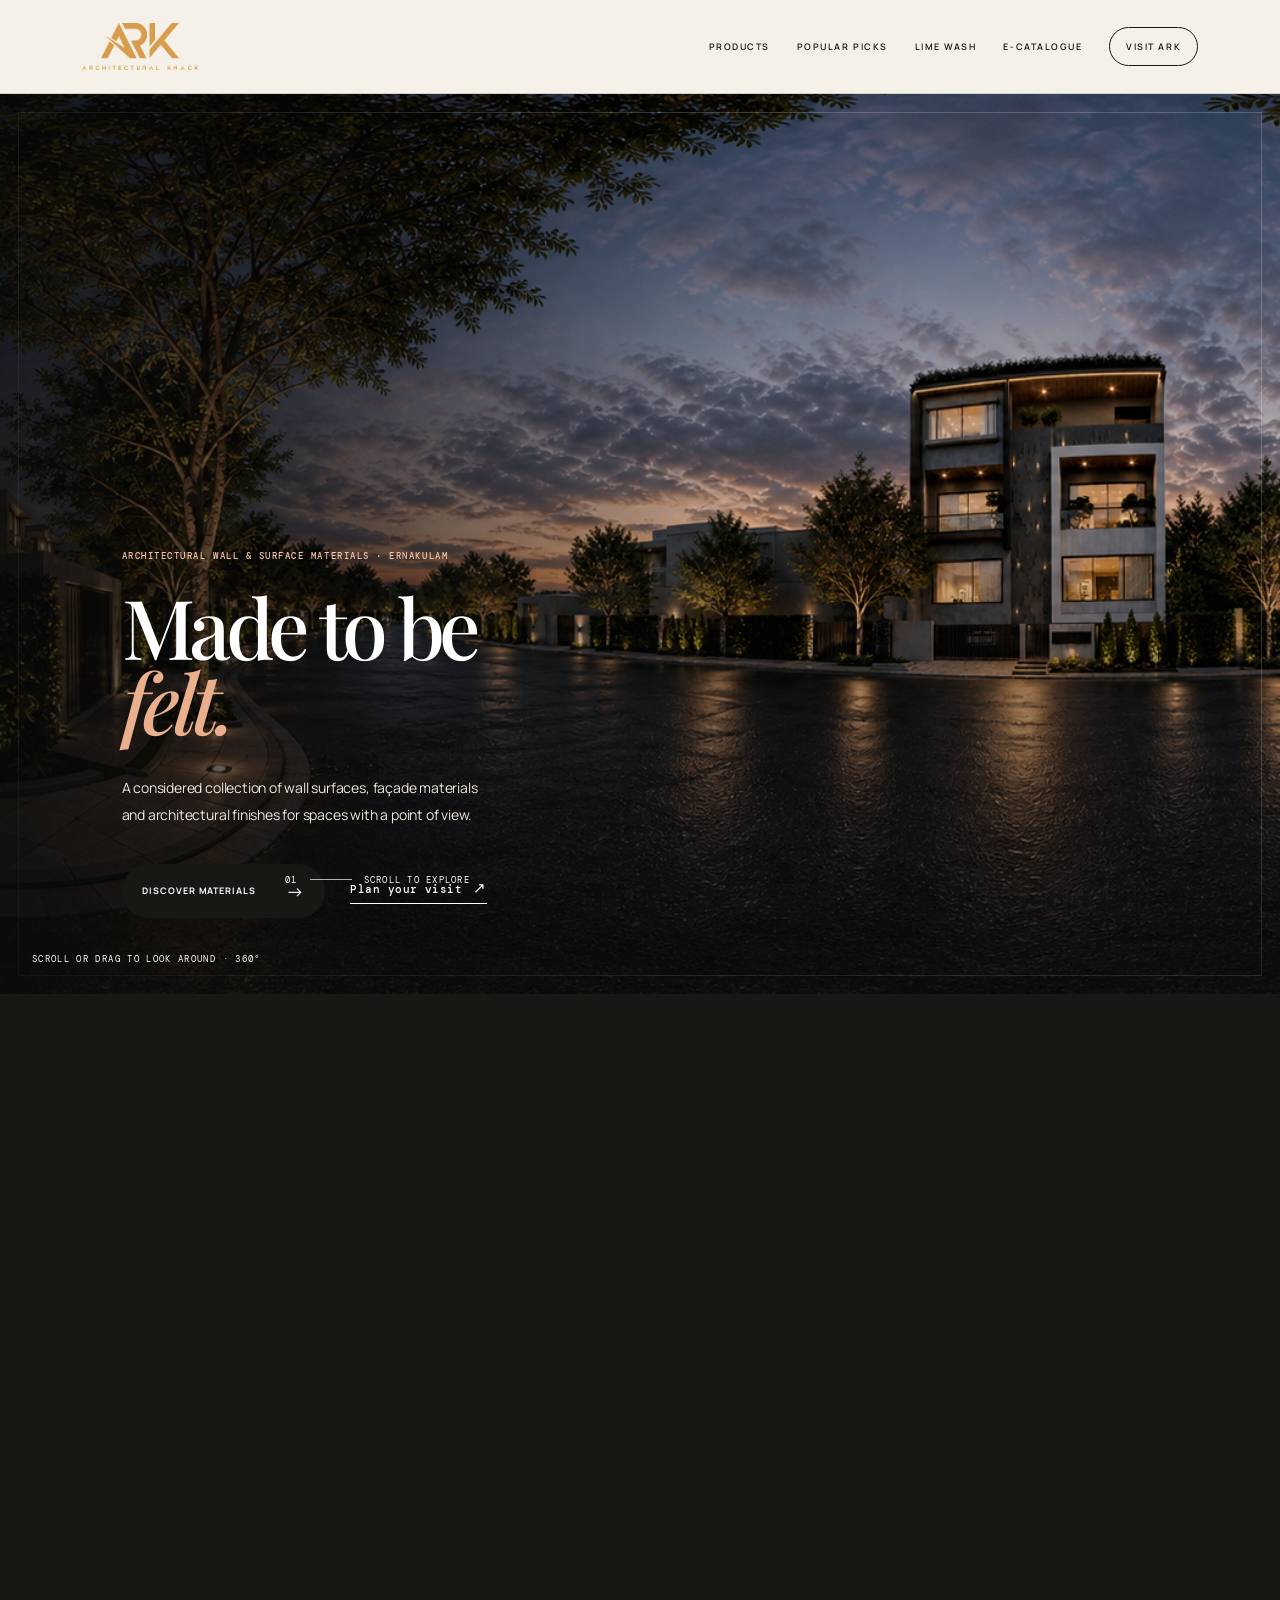
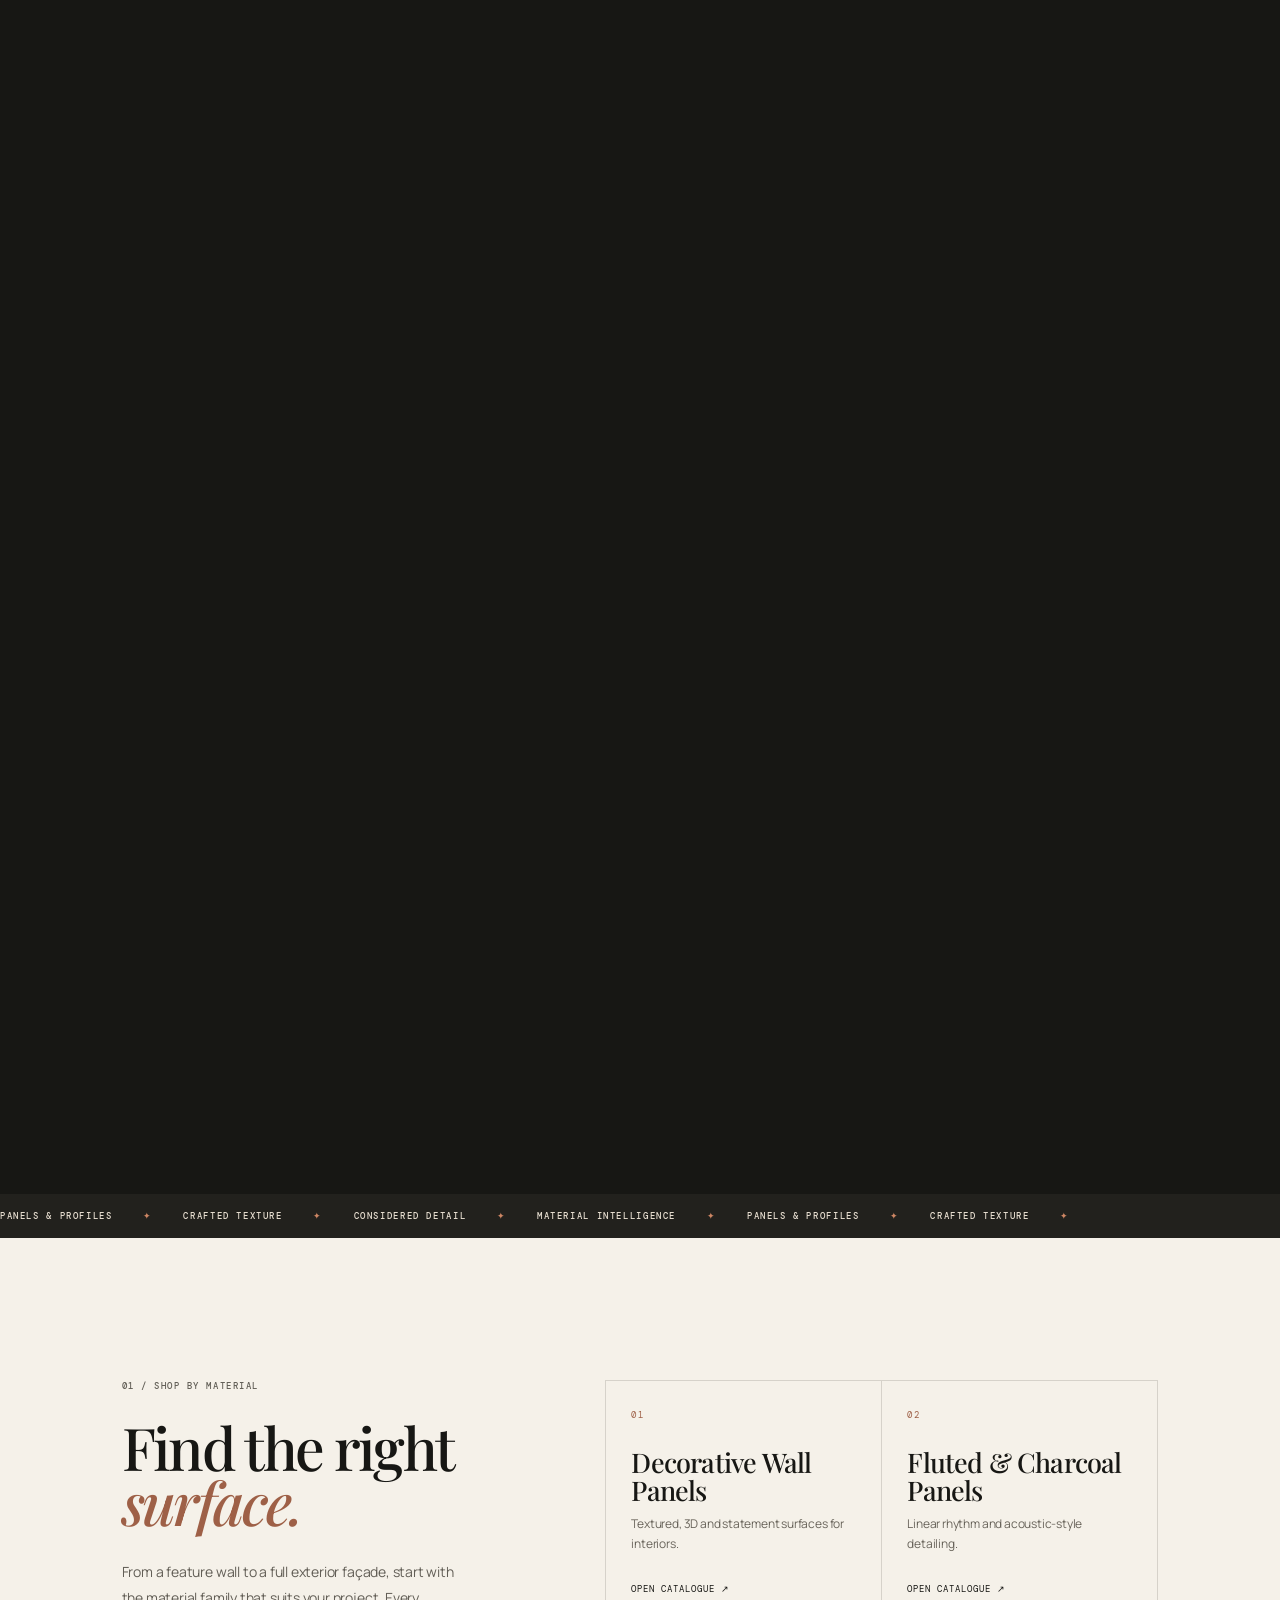
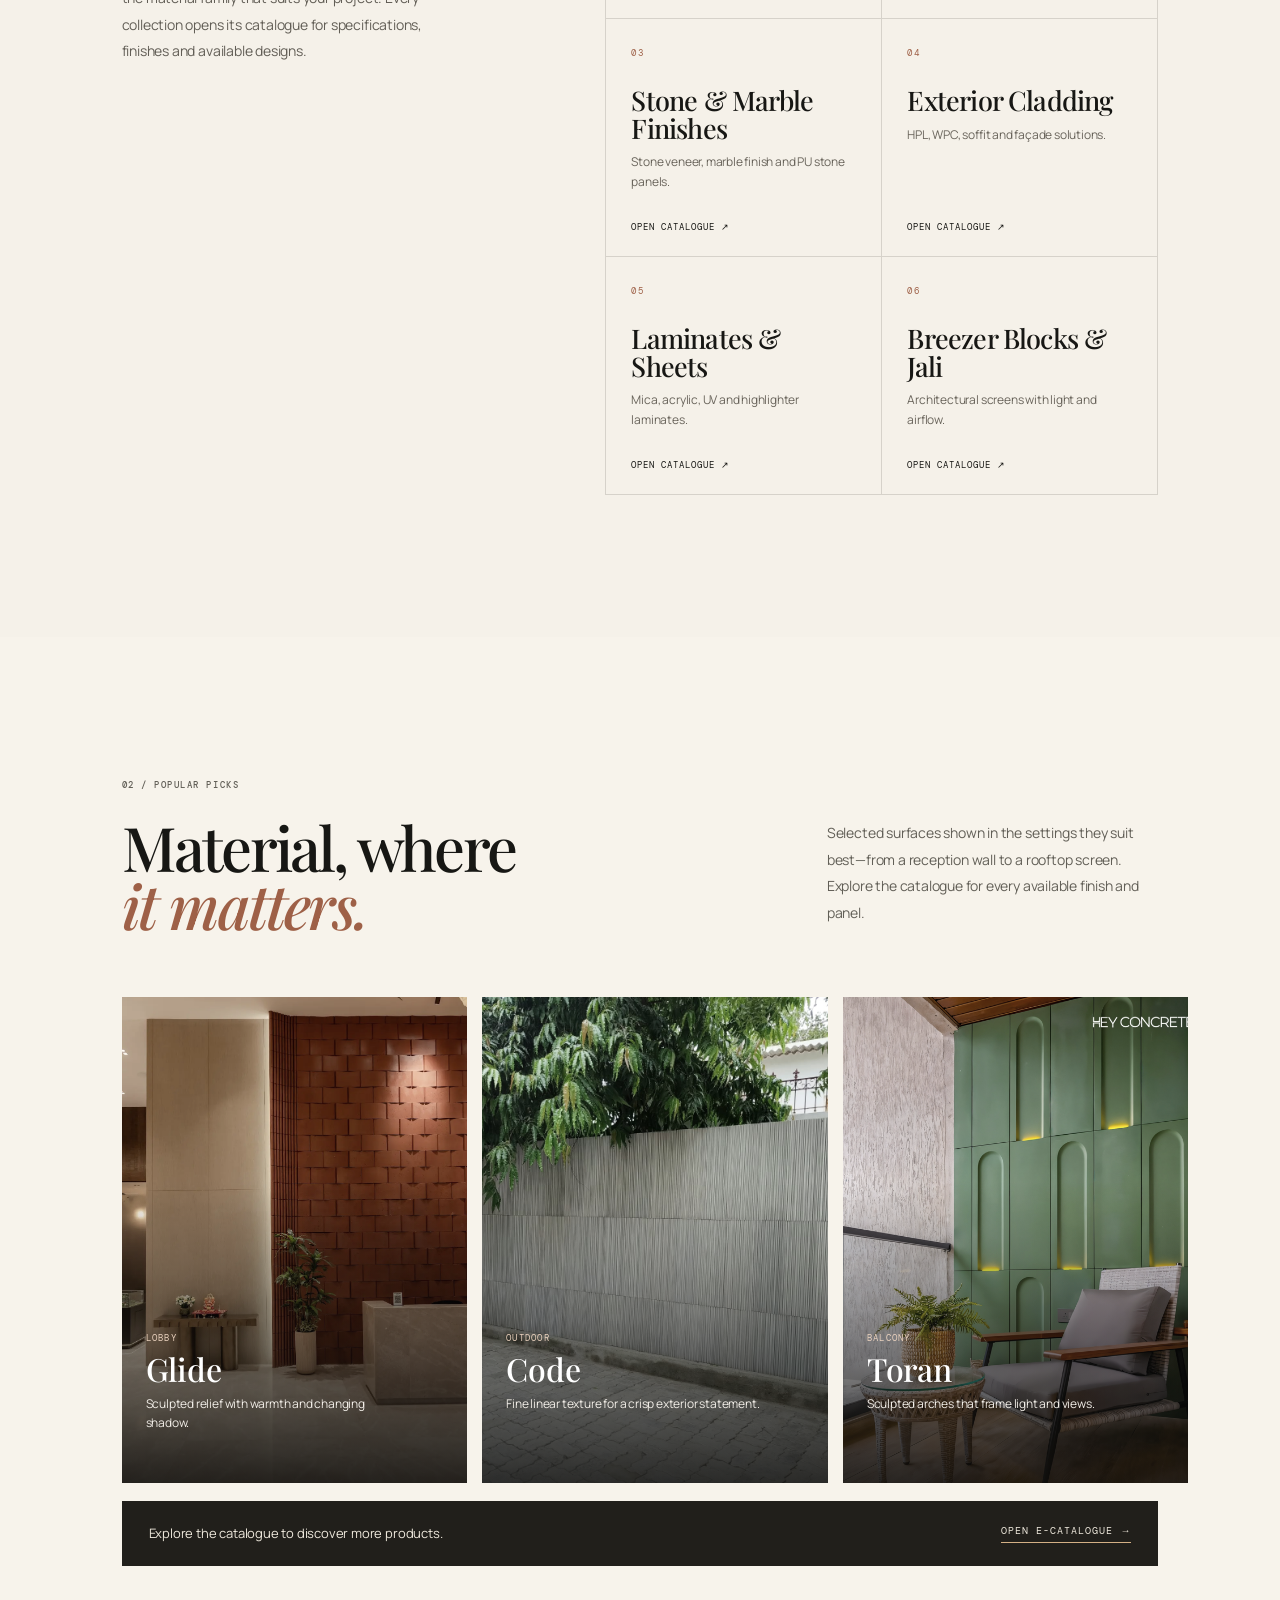
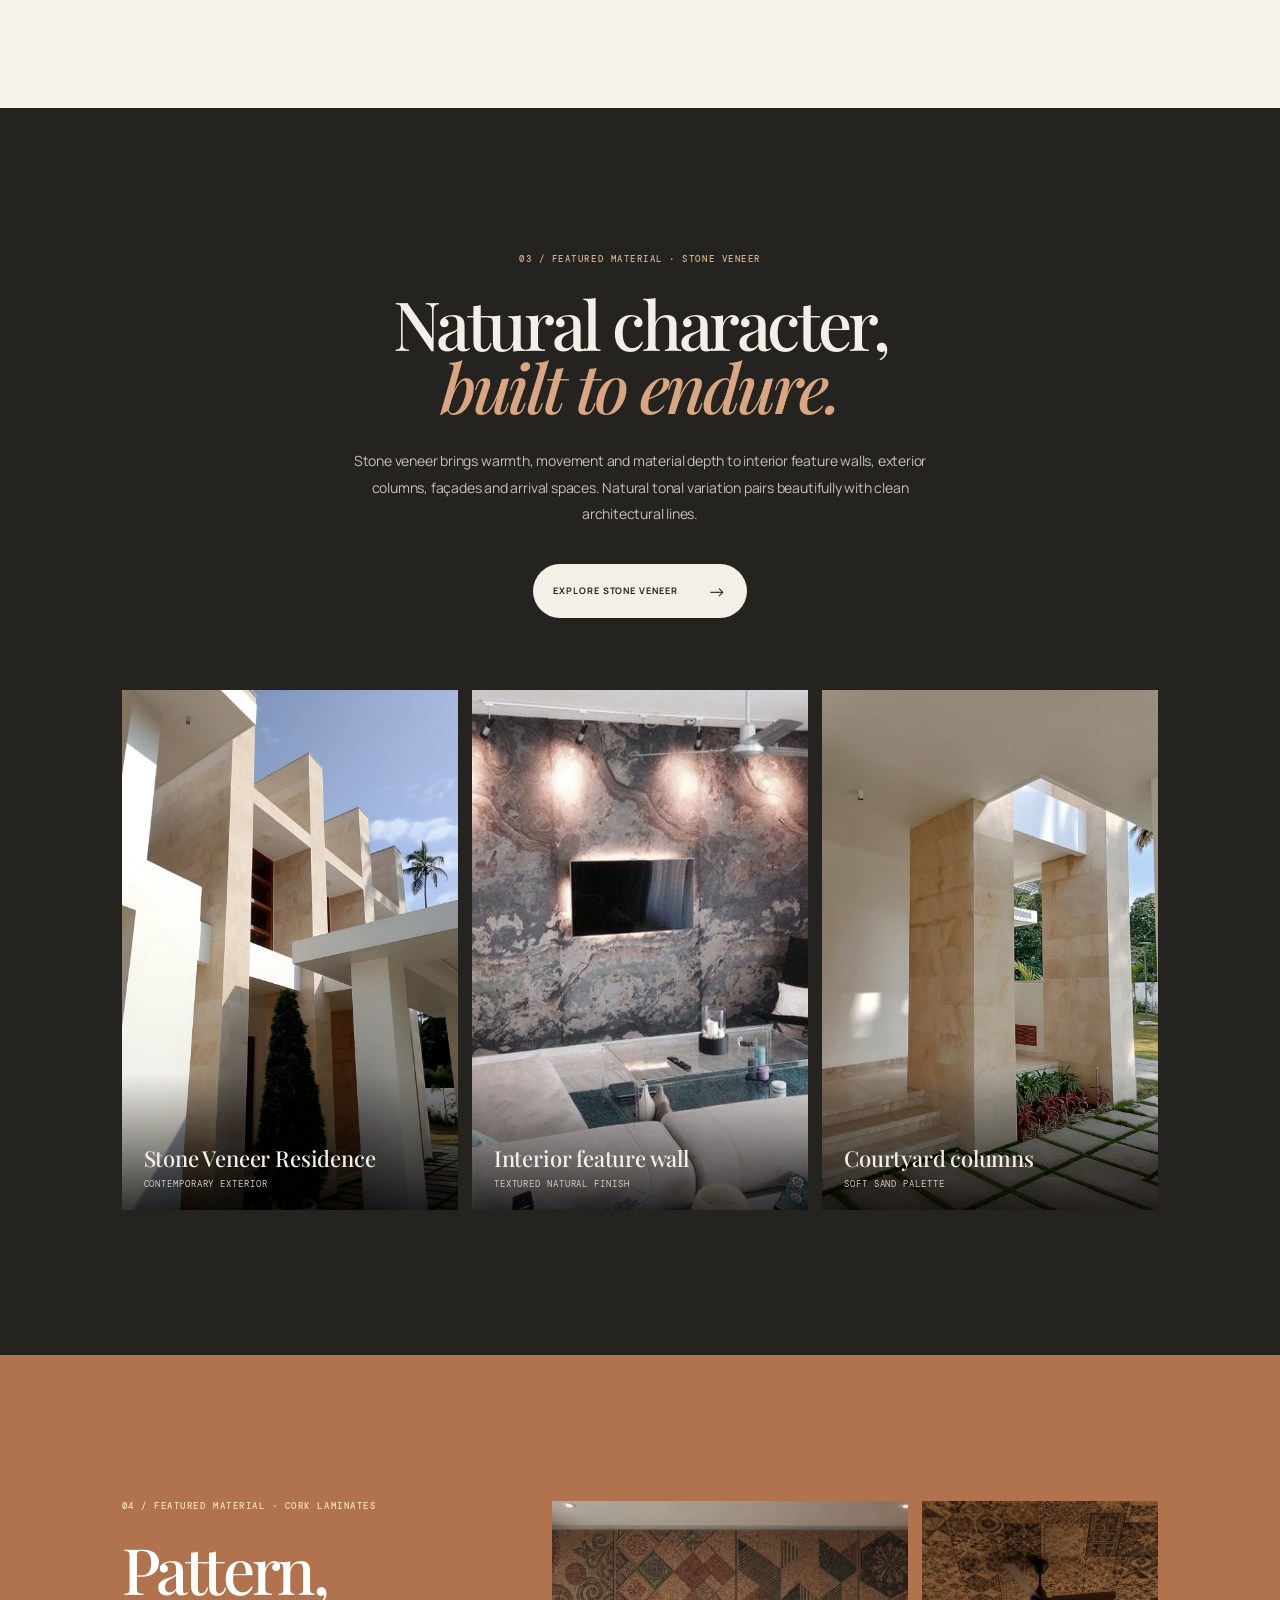
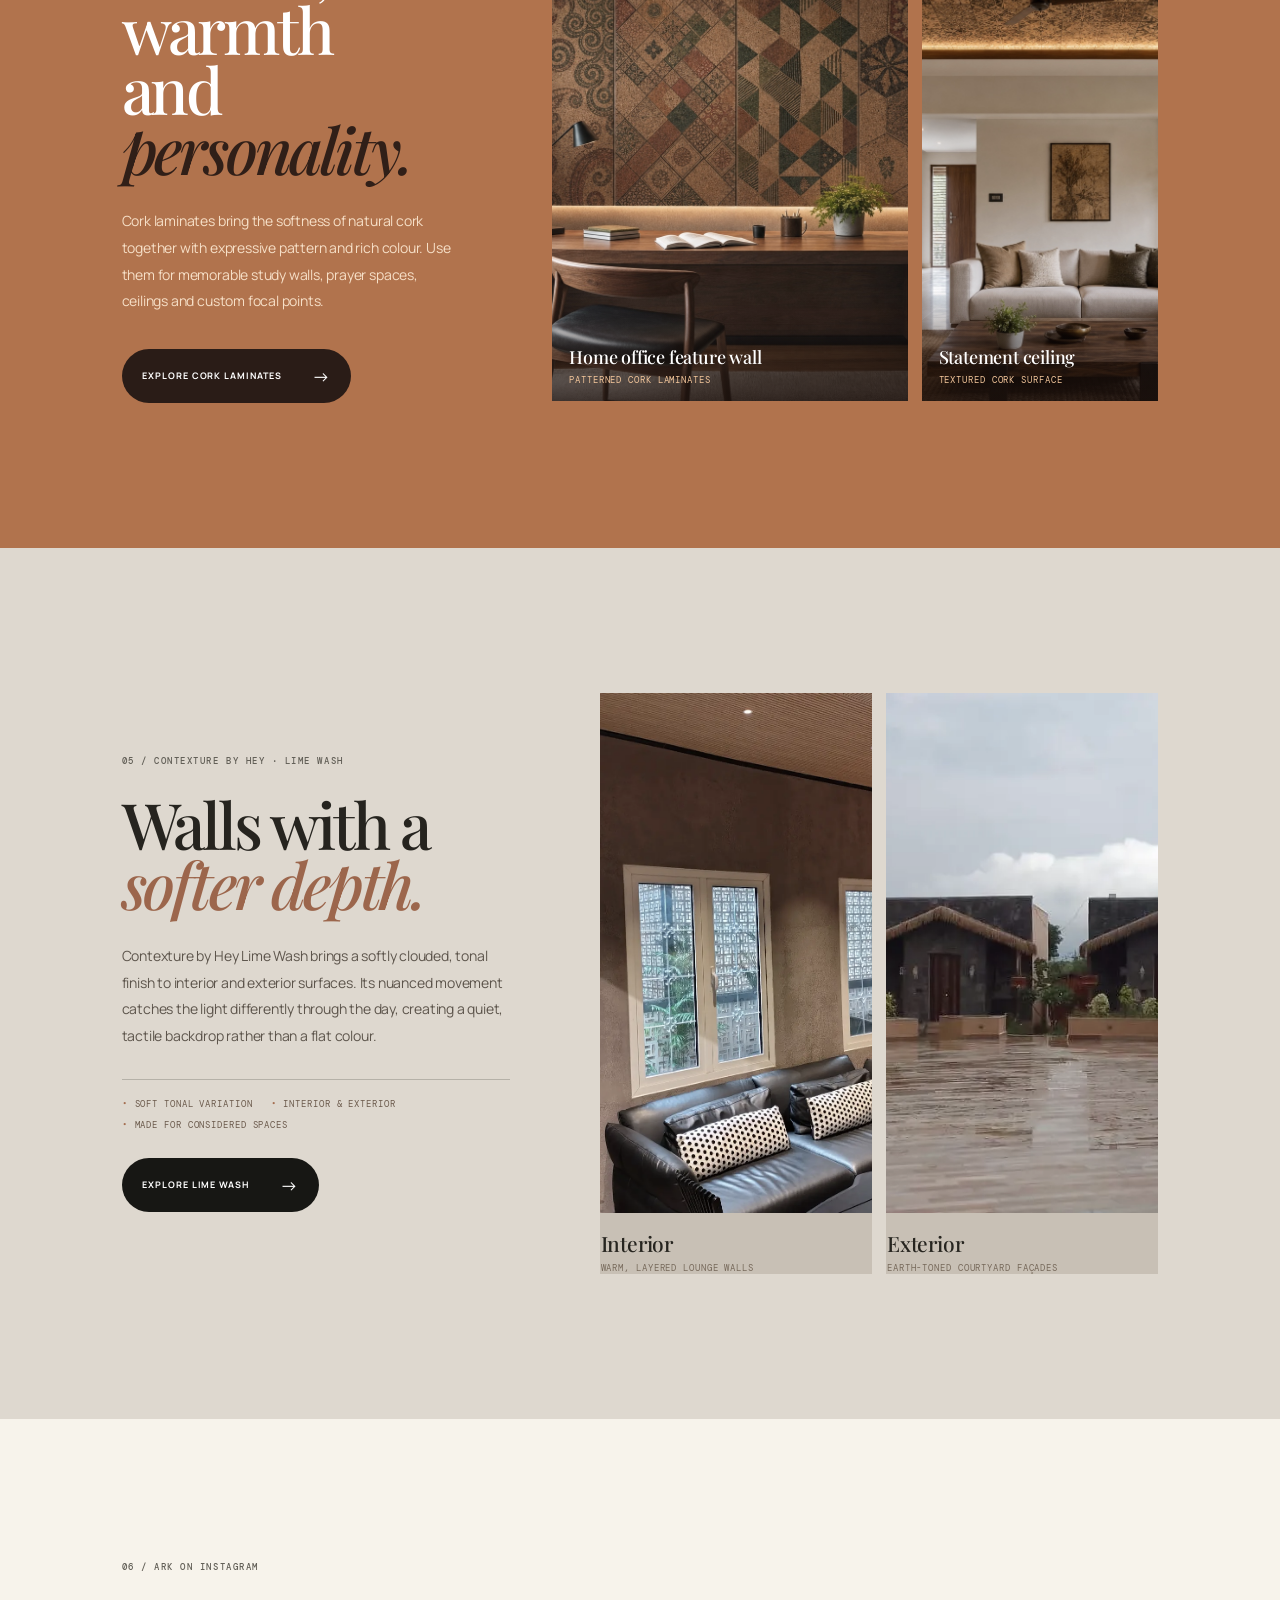
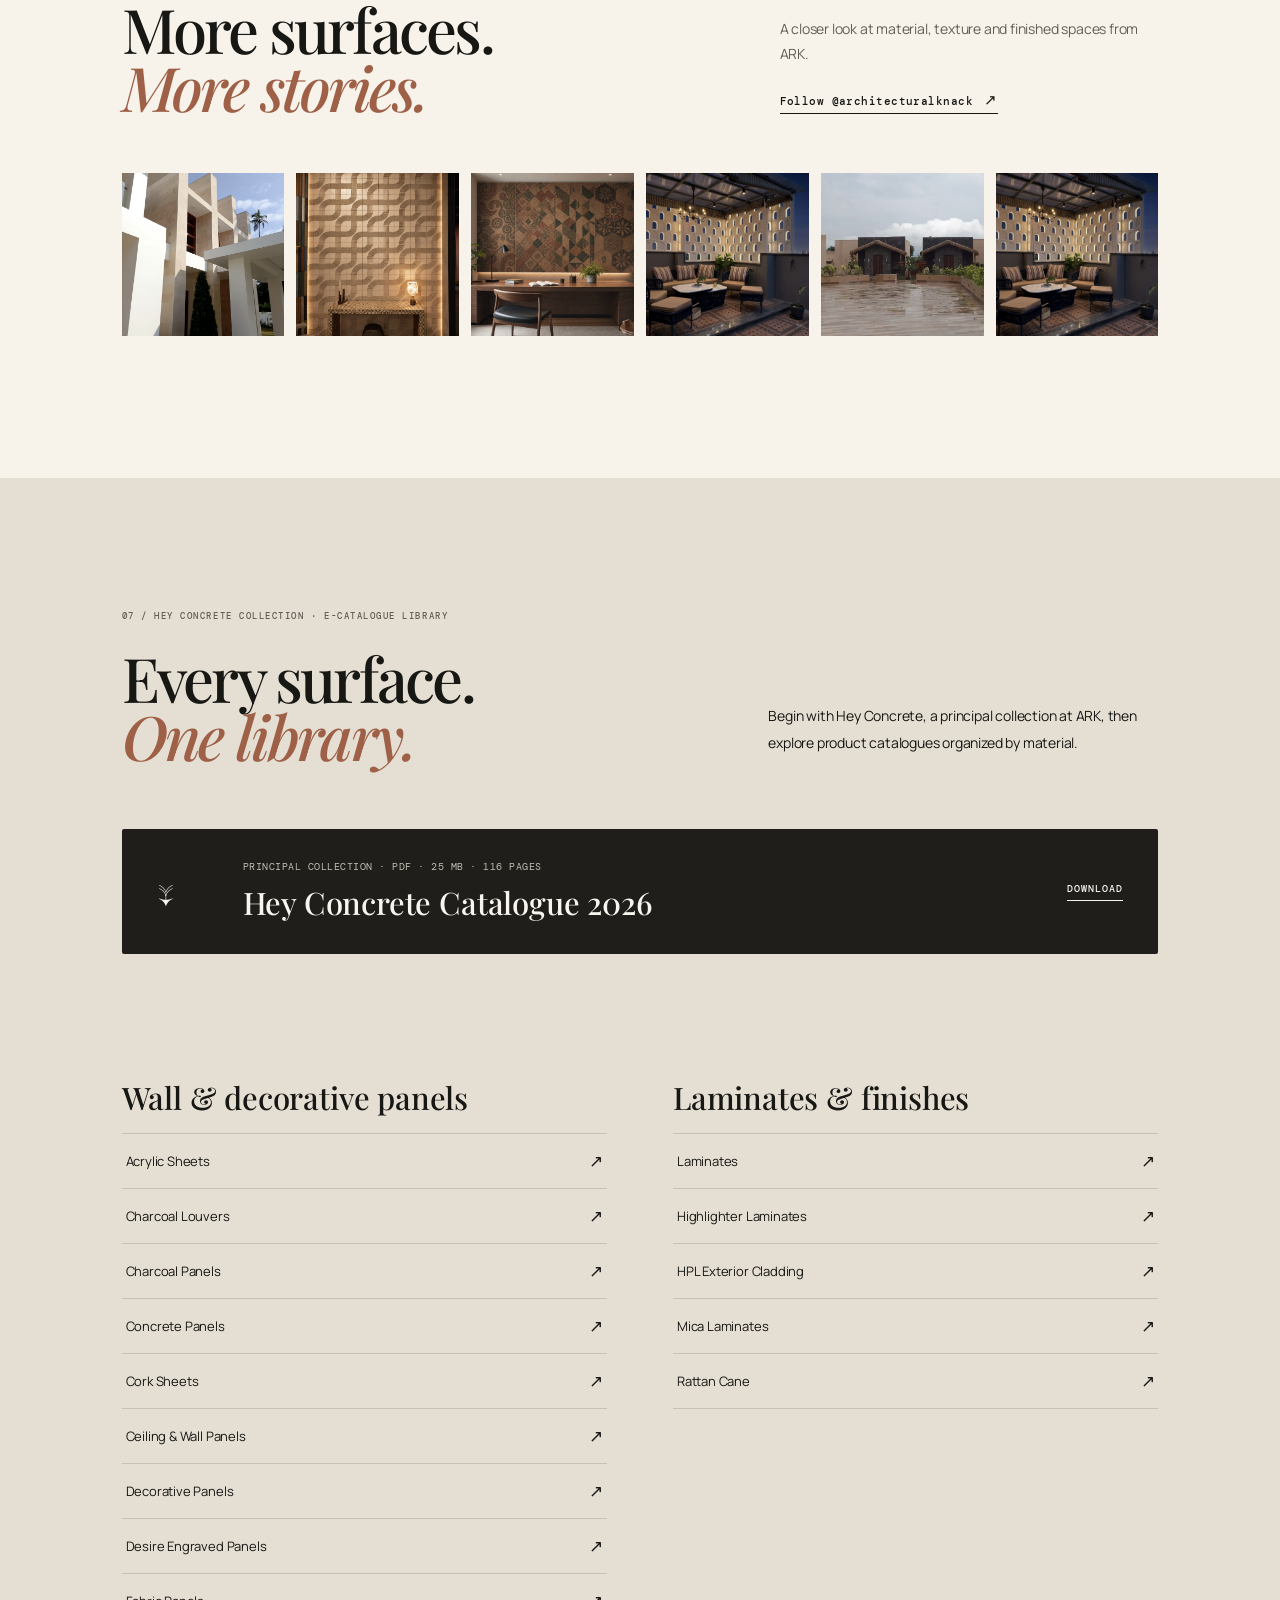
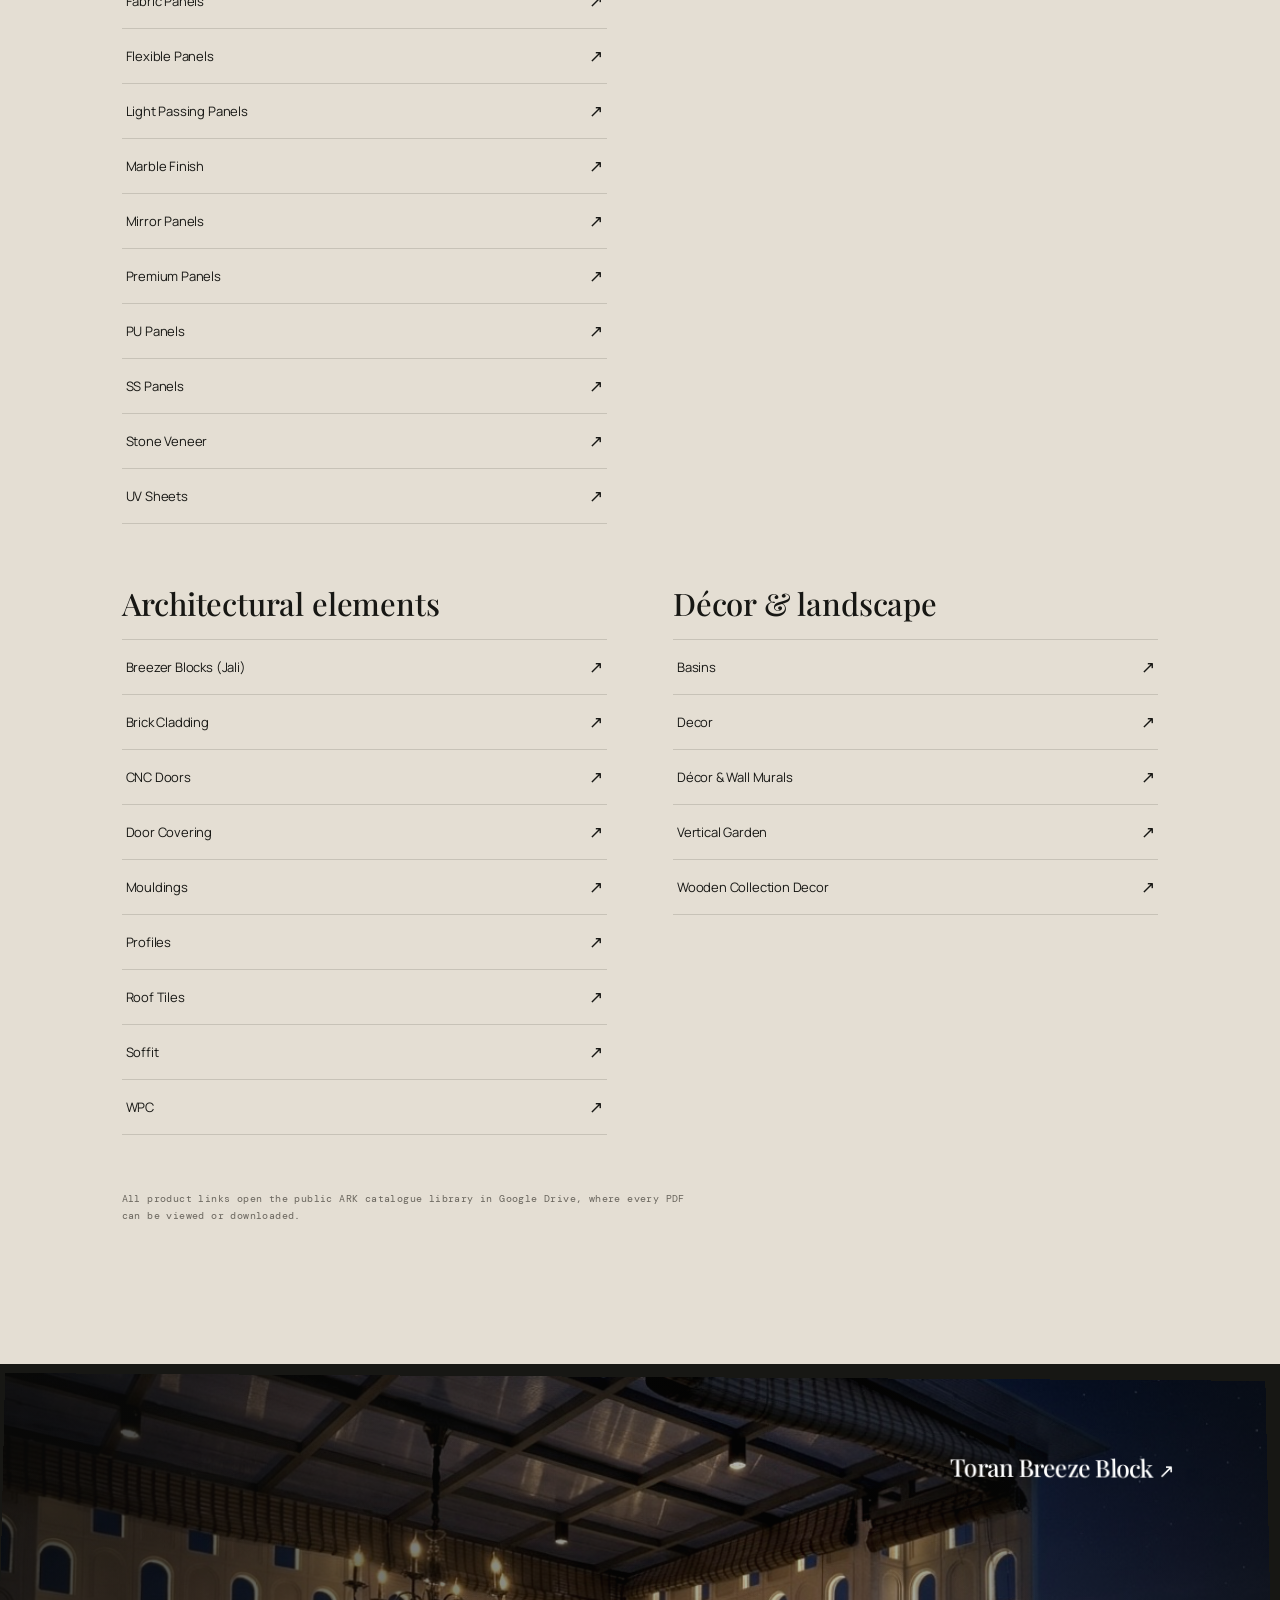
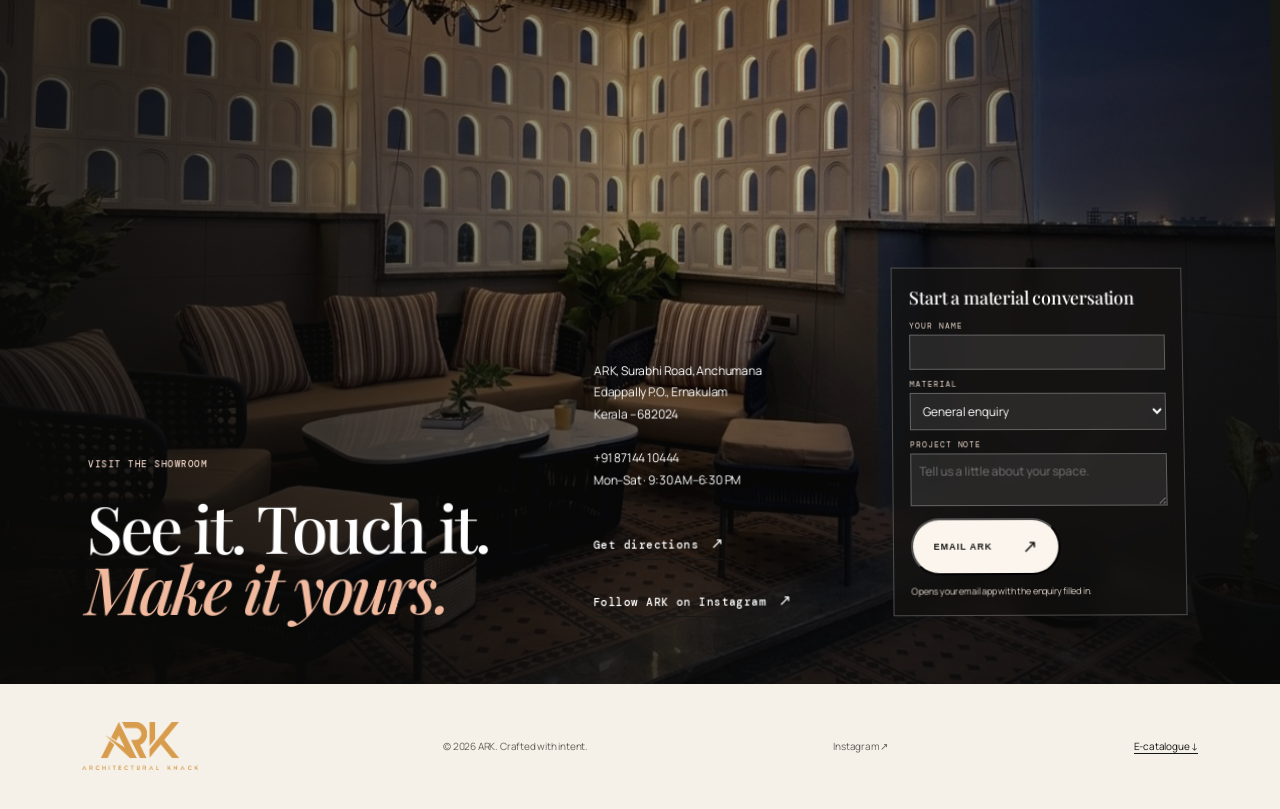
<file: index.html>
<!doctype html>
<html lang="en">
  <head>
    <meta charset="UTF-8" />
    <meta name="viewport" content="width=device-width, initial-scale=1.0" />
    <meta name="description" content="ARK – Architectural Knack presents Hey Concrete panels and architectural wall and surface materials in Ernakulam, Kerala. Explore decorative wall panels, fluted panels, stone veneer, WPC, HPL cladding, louvers, laminates and more." />
    <meta name="keywords" content="Hey Concrete Ernakulam, Hey Concrete Kerala, architectural wall materials Ernakulam, surface materials Kerala, wall panels Ernakulam, decorative wall panels, fluted panels, stone veneer, WPC cladding, HPL exterior cladding, charcoal louvers, wall panel showroom Edappally" />
    <meta name="author" content="ARK" />
    <meta property="og:type" content="website" />
    <meta property="og:title" content="ARK – Architectural Knack | Wall & Surface Materials in Ernakulam" />
    <meta property="og:description" content="Explore Hey Concrete panels and premium architectural wall and surface materials at ARK, Ernakulam." />
    <meta property="og:url" content="https://architecturalknack.com/" />
    <meta property="og:image" content="https://architecturalknack.com/assets/facade-360-panorama.png" />
    <meta name="twitter:card" content="summary_large_image" />
    <link rel="canonical" href="https://architecturalknack.com/" />
    <link rel="shortcut icon" href="favicon.ico?v=20261113" sizes="any" />
    <link rel="icon" href="assets/favicon-48.png?v=20261113" type="image/png" sizes="48x48" />
    <link rel="icon" href="assets/favicon-192.png?v=20261113" type="image/png" sizes="192x192" />
    <link rel="icon" href="assets/favicon.svg?v=20261113" type="image/svg+xml" />
    <link rel="apple-touch-icon" href="assets/apple-touch-icon.png?v=20261113" sizes="180x180" />
    <link rel="manifest" href="site.webmanifest?v=20261113" />
    <title>ARK – Architectural Knack | Wall & Surface Materials in Ernakulam</title>
    <link rel="stylesheet" href="styles.css" />
    <link rel="stylesheet" href="luxury.css" />
    <link rel="stylesheet" href="scroll-tuning.css" />
    <script type="application/ld+json">
      {
        "@context":"https://schema.org",
        "@graph":[
          {"@type":"LocalBusiness","@id":"https://architecturalknack.com/#ark","name":"ARK – Architectural Knack","url":"https://architecturalknack.com/","logo":"https://architecturalknack.com/assets/ark-logo.png","image":"https://architecturalknack.com/assets/facade-360-panorama.png","description":"Architectural wall and surface materials showroom presenting Hey Concrete panels, decorative panels, exterior cladding, laminates and landscape finishes.","telephone":"+918714410444","email":"arknack.info@gmail.com","sameAs":["https://www.instagram.com/architecturalknack/"],"address":{"@type":"PostalAddress","streetAddress":"Surabhi Road, Anchumana, Edappally P.O.","addressLocality":"Ernakulam","addressRegion":"Kerala","postalCode":"682024","addressCountry":"IN"},"openingHours":"Mo-Sa 09:30-18:30","priceRange":"$$"},
          {"@type":"WebSite","@id":"https://architecturalknack.com/#website","url":"https://architecturalknack.com/","name":"ARK – Architectural Knack","publisher":{"@id":"https://architecturalknack.com/#ark"}},
          {"@type":"ItemList","name":"ARK Wall & Surface Material Collections","itemListElement":[{"@type":"ListItem","position":1,"name":"Decorative Wall Panels"},{"@type":"ListItem","position":2,"name":"Fluted and Charcoal Panels"},{"@type":"ListItem","position":3,"name":"Stone Veneer and PU Stone Panels"},{"@type":"ListItem","position":4,"name":"WPC and HPL Exterior Cladding"},{"@type":"ListItem","position":5,"name":"Laminates and Flexible Panels"}]},
          {"@type":"Product","name":"Stone Veneer","brand":{"@type":"Brand","name":"ARK"},"description":"Natural stone veneer for entry spaces, columns and interior feature walls.","image":"https://architecturalknack.com/assets/stone-veneer-entry-courtyard.jpeg","category":"Architectural Surface"},
          {"@type":"Product","name":"Hey Concrete Decorative Panels","brand":{"@type":"Brand","name":"Hey Concrete"},"description":"Sculpted concrete wall panels and architectural surface materials available from ARK in Ernakulam, Kerala.","image":"https://architecturalknack.com/assets/endless-project-render.webp","category":"Decorative Wall Panel"},
          {"@type":"Product","name":"Cork Laminates","brand":{"@type":"Brand","name":"ARK"},"description":"Decorative cork laminate surfaces for feature walls, prayer spaces, study rooms and statement ceilings.","image":"https://architecturalknack.com/assets/cork-laminate-home-office.jpeg","category":"Decorative Wall Surface"},
          {"@type":"Product","name":"Contexture by Hey Lime Wash","brand":{"@type":"Brand","name":"Contexture by Hey"},"description":"A softly mottled lime wash finish for interior and exterior architectural surfaces.","image":"https://architecturalknack.com/assets/contexture-limewash-lounge.webp","category":"Decorative Wall Finish"}
        ]
      }
    </script>
  </head>
  <body>
    <div class="scroll-progress" aria-hidden="true"><span></span></div>
    <header class="site-header">
      <a class="brand" href="#top" aria-label="ARK – Architectural Knack home"><img src="assets/ark-logo.png" alt="ARK – Architectural Knack logo" /></a>
      <button class="menu-toggle" aria-label="Open navigation" aria-expanded="false"><span></span><span></span></button>
      <nav id="nav"><a href="#products">Products</a><a href="#popular-picks">Popular picks</a><a href="#contexture">Lime Wash</a><a href="#resources">E-catalogue</a><a class="nav-cta" href="#contact">Visit ARK</a></nav>
    </header>

    <main id="top">
      <section class="hero panoramic-hero">
        <div class="hero-stage">
        <div class="hero-copy reveal">
          <p class="eyebrow">Architectural wall &amp; surface materials · Ernakulam</p>
          <h1>Made to be<br /><em>felt.</em></h1>
          <p class="intro">A considered collection of wall surfaces, façade materials and architectural finishes for spaces with a point of view.</p>
          <div class="hero-actions"><a class="button light" href="#products">Discover materials <b>→</b></a><a class="text-link" href="#contact">Plan your visit <b>↗</b></a></div>
          <div class="hero-index"><span>01</span><i></i><span>Scroll to explore</span></div>
        </div>
        <div class="hero-image reveal">
          <div class="panorama-surface" role="img" aria-label="360 degree panorama of the Facade Exterior Curve project"></div>
          <img class="panorama-source" src="assets/facade-360-equirectangular.png" alt="360 degree panorama of the Facade Exterior Curve project" />
          <span class="image-note">SCROLL OR DRAG TO LOOK AROUND · 360°</span>
        </div>
        </div>
      </section>

      <section class="marquee" aria-label="Materials"><div>Panels &amp; profiles <span>✦</span> crafted texture <span>✦</span> considered detail <span>✦</span> material intelligence <span>✦</span> panels &amp; profiles <span>✦</span> crafted texture <span>✦</span></div></section>

      <section class="product-placement section" id="products" aria-labelledby="product-title">
        <div class="product-intro reveal"><p class="eyebrow">01 / Shop by material</p><h2 id="product-title">Find the right<br /><em>surface.</em></h2><p>From a feature wall to a full exterior façade, start with the material family that suits your project. Every collection opens its catalogue for specifications, finishes and available designs.</p></div>
        <div class="product-cards">
          <a class="product-card reveal" href="https://drive.google.com/drive/folders/1azDPXcLxsJHBNkW1FkRnZliwIpYOER4i" target="_blank" rel="noopener"><span>01</span><h3>Decorative Wall Panels</h3><p>Textured, 3D and statement surfaces for interiors.</p><b>Open catalogue ↗</b></a>
          <a class="product-card reveal" href="https://drive.google.com/drive/folders/1pam12mQk6Rp3XOTonoi2og9abojJrw2J" target="_blank" rel="noopener"><span>02</span><h3>Fluted &amp; Charcoal Panels</h3><p>Linear rhythm and acoustic-style detailing.</p><b>Open catalogue ↗</b></a>
          <a class="product-card reveal" href="https://drive.google.com/drive/folders/1ym5dsgPneNgNL45z1wXZ8AegiPuklmuy" target="_blank" rel="noopener"><span>03</span><h3>Stone &amp; Marble Finishes</h3><p>Stone veneer, marble finish and PU stone panels.</p><b>Open catalogue ↗</b></a>
          <a class="product-card reveal" href="https://drive.google.com/drive/folders/1RWTz6r2nzIGnS1-i6NlpVJMDLF8Bqk9Q" target="_blank" rel="noopener"><span>04</span><h3>Exterior Cladding</h3><p>HPL, WPC, soffit and façade solutions.</p><b>Open catalogue ↗</b></a>
          <a class="product-card reveal" href="https://drive.google.com/drive/folders/1OsseSsTlGwbLfVLu7WsrxpcOy3_Xm1ZW" target="_blank" rel="noopener"><span>05</span><h3>Laminates &amp; Sheets</h3><p>Mica, acrylic, UV and highlighter laminates.</p><b>Open catalogue ↗</b></a>
          <a class="product-card reveal" href="https://drive.google.com/drive/folders/1XUIEF1jgNA65uqIPz6_uYJ-ywIIcXn-n" target="_blank" rel="noopener"><span>06</span><h3>Breezer Blocks &amp; Jali</h3><p>Architectural screens with light and airflow.</p><b>Open catalogue ↗</b></a>
        </div>
      </section>

      <section class="popular-picks section" id="popular-picks" aria-labelledby="popular-picks-title">
        <div class="popular-picks-head reveal"><div><p class="eyebrow">02 / Popular picks</p><h2 id="popular-picks-title">Material, where<br /><em>it matters.</em></h2></div><p>Selected surfaces shown in the settings they suit best—from a reception wall to a rooftop screen. Explore the catalogue for every available finish and panel.</p></div>
        <div class="popular-picks-viewport" aria-label="Moving material gallery">
        <div class="popular-picks-grid" data-material-track>
          <a class="pick-card reveal" href="https://drive.google.com/drive/folders/19R-z98wo4H7g6grAIrP590WuP9qyLdDR" target="_blank" rel="noopener"><img src="assets/glide-lobby-panel.webp" alt="Glide sculpted panel in a lobby interior" loading="lazy" /><span>Lobby</span><h3>Glide</h3><p>Sculpted relief with warmth and changing shadow.</p></a>
          <a class="pick-card reveal" href="brochures/ark-hc-catalogue-2026.pdf" target="_blank"><img src="assets/code-exterior-panel.jpg" alt="Code concrete panels on an exterior wall" loading="lazy" /><span>Outdoor</span><h3>Code</h3><p>Fine linear texture for a crisp exterior statement.</p></a>
          <a class="pick-card reveal" href="brochures/ark-hc-catalogue-2026.pdf" target="_blank"><img src="assets/toran-balcony-panel.jpg" alt="Toran concrete panel in a balcony setting" loading="lazy" /><span>Balcony</span><h3>Toran</h3><p>Sculpted arches that frame light and views.</p></a>
          <a class="pick-card reveal" href="brochures/ark-hc-catalogue-2026.pdf" target="_blank"><img src="assets/furrow-bedroom-panel.jpg" alt="Furrow concrete panel behind a bedroom headboard" loading="lazy" /><span>Bedroom</span><h3>Furrow</h3><p>Flowing ribs that bring calm depth to a wall.</p></a>
          <a class="pick-card reveal" href="brochures/ark-hc-catalogue-2026.pdf" target="_blank"><img src="assets/illuminated-linear-wall.jpeg" alt="Endless Hey Concrete panel installation with continuous sculpted pattern" loading="lazy" /><span>Feature wall</span><h3>Endless</h3><p>Continuous sculpted rhythm for a distinctive architectural surface.</p></a>
          <a class="pick-card reveal" href="https://drive.google.com/drive/folders/1IY3c-erErih4bi4-AKv8fkUF8yVT9GL9" target="_blank" rel="noopener"><img src="assets/ruggedwood-exterior-panel.jpg" alt="Ruggedwood panel on an exterior wall" loading="lazy" /><span>Outdoor</span><h3>Ruggedwood</h3><p>Layered texture with a strong vertical rhythm.</p></a>
          <a class="pick-card reveal" href="https://drive.google.com/drive/folders/1XUIEF1jgNA65uqIPz6_uYJ-ywIIcXn-n" target="_blank" rel="noopener"><img src="assets/bb08-rooftop-breeze-block.jpeg" alt="BB08 breeze blocks in a rooftop lounge" loading="lazy" /><span>Rooftop</span><h3>BB08</h3><p>A breeze-block screen for filtered light and airflow.</p></a>
        </div>
        </div>
        <a class="picks-cta reveal" href="#resources"><span>Explore the catalogue to discover more products.</span><b>Open e-catalogue →</b></a>
      </section>

      <section class="stone-project" id="stone-veneer" aria-labelledby="stone-veneer-title">
        <div class="stone-project-intro reveal">
          <p class="eyebrow">03 / Featured material · Stone Veneer</p>
          <h2 id="stone-veneer-title">Natural character,<br /><em>built to endure.</em></h2>
          <p>Stone veneer brings warmth, movement and material depth to interior feature walls, exterior columns, façades and arrival spaces. Natural tonal variation pairs beautifully with clean architectural lines.</p>
          <a class="button light" href="products/stone-veneer.html">Explore Stone Veneer <b>→</b></a>
        </div>
        <div class="stone-project-gallery">
          <figure class="stone-detail reveal"><img src="assets/stone-veneer-portico.jpeg" alt="Stone veneer on a contemporary entrance portico" /><figcaption>Stone Veneer Residence <span>Contemporary exterior</span></figcaption></figure>
          <figure class="stone-detail reveal"><img src="assets/stone-veneer-living-room.jpeg" alt="Stone veneer interior feature wall" /><figcaption>Interior feature wall <span>Textured natural finish</span></figcaption></figure>
          <figure class="stone-detail reveal"><img src="assets/stone-veneer-entry-courtyard.jpeg" alt="Stone veneer courtyard columns" /><figcaption>Courtyard columns <span>Soft sand palette</span></figcaption></figure>
        </div>
      </section>

      <section class="cork-project" id="cork-laminates" aria-labelledby="cork-laminates-title">
        <div class="cork-project-copy reveal">
          <p class="eyebrow">04 / Featured material · Cork Laminates</p>
          <h2 id="cork-laminates-title">Pattern, warmth<br />and <em>personality.</em></h2>
          <p>Cork laminates bring the softness of natural cork together with expressive pattern and rich colour. Use them for memorable study walls, prayer spaces, ceilings and custom focal points.</p>
          <a class="button light" href="products/cork-laminates.html">Explore Cork Laminates <b>→</b></a>
        </div>
        <div class="cork-project-gallery">
          <figure class="cork-office reveal"><img src="assets/cork-laminate-home-office.jpeg" alt="Cork laminate patterned home office feature wall" /><figcaption>Home office feature wall <span>Patterned Cork Laminates</span></figcaption></figure>
          <figure class="cork-living reveal"><img src="assets/cork-laminate-living-ceiling.jpeg" alt="Cork laminate ceiling in living room" /><figcaption>Statement ceiling <span>Textured cork surface</span></figcaption></figure>
        </div>
      </section>

      <section class="contexture-project" id="contexture" aria-labelledby="contexture-title">
        <div class="contexture-copy reveal">
          <p class="eyebrow">05 / Contexture by Hey · Lime Wash</p>
          <h2 id="contexture-title">Walls with a<br /><em>softer depth.</em></h2>
          <p>Contexture by Hey Lime Wash brings a softly clouded, tonal finish to interior and exterior surfaces. Its nuanced movement catches the light differently through the day, creating a quiet, tactile backdrop rather than a flat colour.</p>
          <div class="contexture-notes"><span>Soft tonal variation</span><span>Interior &amp; exterior</span><span>Made for considered spaces</span></div>
          <a class="button light" href="products/lime-wash.html">Explore Lime Wash <b>→</b></a>
        </div>
        <div class="contexture-gallery">
          <figure class="reveal"><img src="assets/contexture-limewash-lounge.webp" alt="Contexture by Hey Lime Wash in a warm lounge" loading="lazy" /><figcaption>Interior <span>Warm, layered lounge walls</span></figcaption></figure>
          <figure class="reveal"><img src="assets/contexture-limewash-exterior.webp" alt="Contexture by Hey Lime Wash on exterior courtyard façades" loading="lazy" /><figcaption>Exterior <span>Earth-toned courtyard façades</span></figcaption></figure>
        </div>
      </section>

      <section class="instagram-section section" aria-labelledby="instagram-title">
        <div class="instagram-heading reveal">
          <div><p class="eyebrow">06 / ARK on Instagram</p><h2 id="instagram-title">More surfaces.<br /><em>More stories.</em></h2></div>
          <div><p>A closer look at material, texture and finished spaces from ARK.</p><a class="text-link" href="https://www.instagram.com/architecturalknack/" target="_blank" rel="noopener">Follow @architecturalknack <b>↗</b></a></div>
        </div>
        <div class="instagram-grid reveal">
          <a href="https://www.instagram.com/architecturalknack/" target="_blank" rel="noopener" aria-label="See ARK architectural surfaces on Instagram"><img src="assets/stone-veneer-portico.jpeg" alt="Stone veneer residence at ARK" loading="lazy" /></a>
          <a href="https://www.instagram.com/architecturalknack/" target="_blank" rel="noopener" aria-label="See ARK architectural surfaces on Instagram"><img src="assets/illuminated-linear-wall.jpeg" alt="Endless sculpted wall panel at ARK" loading="lazy" /></a>
          <a href="https://www.instagram.com/architecturalknack/" target="_blank" rel="noopener" aria-label="See ARK architectural surfaces on Instagram"><img src="assets/cork-laminate-home-office.jpeg" alt="Cork laminate interior at ARK" loading="lazy" /></a>
          <a href="https://www.instagram.com/architecturalknack/" target="_blank" rel="noopener" aria-label="See ARK architectural surfaces on Instagram"><img src="assets/toran-breeze-block-terrace.jpeg" alt="Toran breeze block terrace at ARK" loading="lazy" /></a>
          <a href="https://www.instagram.com/architecturalknack/" target="_blank" rel="noopener" aria-label="See ARK architectural surfaces on Instagram"><img src="assets/contexture-limewash-exterior.webp" alt="Contexture Lime Wash exterior at ARK" loading="lazy" /></a>
          <a href="https://www.instagram.com/architecturalknack/" target="_blank" rel="noopener" aria-label="See ARK architectural surfaces on Instagram"><img src="assets/bb08-rooftop-breeze-block.jpeg" alt="BB08 rooftop breeze blocks at ARK" loading="lazy" /></a>
        </div>
      </section>

      <section class="catalogue section" id="resources">
        <div class="catalogue-hero reveal"><div><p class="eyebrow">07 / Hey Concrete collection · E-catalogue library</p><h2>Every surface.<br /><em>One library.</em></h2></div><p>Begin with Hey Concrete, a principal collection at ARK, then explore product catalogues organized by material.</p></div>
        <a href="brochures/ark-hc-catalogue-2026.pdf" class="catalogue-feature reveal" target="_blank" download><span class="feature-mark">↓</span><span><small>Principal collection · PDF · 25 MB · 116 pages</small><strong>Hey Concrete Catalogue 2026</strong></span><b>Download</b></a>
        <label class="catalogue-search reveal"><span>Search the library</span><input type="search" placeholder="Try stone, panels, laminates…" aria-label="Search the product catalogue" data-catalogue-search /></label>
        <div class="catalogue-groups">
          <section class="catalogue-group reveal"><h3>Wall & decorative panels</h3><div class="catalogue-links">
            <a href="https://drive.google.com/drive/folders/1FpaMojlM0Y_aG_N_JRFI8ODtzc9NMZqW" target="_blank">Acrylic Sheets <b>↗</b></a><a href="https://drive.google.com/drive/folders/1pam12mQk6Rp3XOTonoi2og9abojJrw2J" target="_blank">Charcoal Louvers <b>↗</b></a><a href="https://drive.google.com/drive/folders/1RKLpAcFcCcYSmlrb-ScS-LXzZjXQn-kW" target="_blank">Charcoal Panels <b>↗</b></a><a href="https://drive.google.com/drive/folders/1gTwlTjHN4O6pS-rpF_OQSY2TKDoFguA-" target="_blank">Concrete Panels <b>↗</b></a><a href="https://drive.google.com/drive/folders/1uEIJsoglPUuM48Y4AudSvbhgoC0AybbQ" target="_blank">Cork Sheets <b>↗</b></a><a href="https://drive.google.com/drive/folders/1hJHs6wVuSi-jI8uXzLI1l4o4ZnTejeNo" target="_blank">Ceiling & Wall Panels <b>↗</b></a><a href="https://drive.google.com/drive/folders/1azDPXcLxsJHBNkW1FkRnZliwIpYOER4i" target="_blank">Decorative Panels <b>↗</b></a><a href="https://drive.google.com/drive/folders/10bQ15kgk78lGOUwzyDXkPqtfHgOO5E1V" target="_blank">Desire Engraved Panels <b>↗</b></a><a href="https://drive.google.com/drive/folders/1BGHBMxsJjWrxPUPwFZ53cQfvrut0_5Yy" target="_blank">Fabric Panels <b>↗</b></a><a href="https://drive.google.com/drive/folders/11iQXq_XxNPvyl1Jf5rmj52Fa2csVfBY_" target="_blank">Flexible Panels <b>↗</b></a><a href="https://drive.google.com/drive/folders/1SQW5FMvBa8-j07Z27Kr6GEKFkzMrGbZu" target="_blank">Light Passing Panels <b>↗</b></a><a href="https://drive.google.com/drive/folders/1L_lxQhV61JzNJdJLd8a25SkQWV_S1D2_" target="_blank">Marble Finish <b>↗</b></a><a href="https://drive.google.com/drive/folders/13bvie2Khw0LDno1nfz0ryzIl4uA8cia9" target="_blank">Mirror Panels <b>↗</b></a><a href="https://drive.google.com/drive/folders/14iPbym3v17-r-7nULW05bXZMMPUM4GUT" target="_blank">Premium Panels <b>↗</b></a><a href="https://drive.google.com/drive/folders/1ZV-BOv9Y6JD2wXejVqJQ0VL7xe4I_VEc" target="_blank">PU Panels <b>↗</b></a><a href="https://drive.google.com/drive/folders/1UYEyZf4TeKHdjhLSrMCoogeBM4cNeiX0" target="_blank">SS Panels <b>↗</b></a><a href="https://drive.google.com/drive/folders/1ym5dsgPneNgNL45z1wXZ8AegiPuklmuy" target="_blank">Stone Veneer <b>↗</b></a><a href="https://drive.google.com/drive/folders/18EGsb0MyElplKj_OLv-2A6vRnYnRQ5n9" target="_blank">UV Sheets <b>↗</b></a>
          </div></section>
          <section class="catalogue-group reveal"><h3>Laminates & finishes</h3><div class="catalogue-links">
            <a href="https://drive.google.com/drive/folders/1OsseSsTlGwbLfVLu7WsrxpcOy3_Xm1ZW" target="_blank">Laminates <b>↗</b></a><a href="https://drive.google.com/drive/folders/1jv2jvvfyfUBD1tsW9tfyQ1SlDCdU8uoo" target="_blank">Highlighter Laminates <b>↗</b></a><a href="https://drive.google.com/drive/folders/1RWTz6r2nzIGnS1-i6NlpVJMDLF8Bqk9Q" target="_blank">HPL Exterior Cladding <b>↗</b></a><a href="https://drive.google.com/drive/folders/1GkOZE5qTEwAzNIR6Fc5J4h3vqvL9mrev" target="_blank">Mica Laminates <b>↗</b></a><a href="https://drive.google.com/drive/folders/1w1oXD9ZWeLr1jH2rSw9eBJWcQLBwEohY" target="_blank">Rattan Cane <b>↗</b></a>
          </div></section>
          <section class="catalogue-group reveal"><h3>Architectural elements</h3><div class="catalogue-links">
            <a href="https://drive.google.com/drive/folders/1XUIEF1jgNA65uqIPz6_uYJ-ywIIcXn-n" target="_blank">Breezer Blocks (Jali) <b>↗</b></a><a href="https://drive.google.com/drive/folders/1p1ym8WGnl_VWO1xvRNstjJcTOhMiWbJH" target="_blank">Brick Cladding <b>↗</b></a><a href="https://drive.google.com/drive/folders/1UwVOsg__UIOl4SaOhusjFIW5VKHUyhMT" target="_blank">CNC Doors <b>↗</b></a><a href="https://drive.google.com/drive/folders/1HwxhhQp5KkOpm1jSvVA12lKE4oLT503N" target="_blank">Door Covering <b>↗</b></a><a href="https://drive.google.com/drive/folders/11hdAgKtLaM-JnnH0Z1iom1x9b7h1Jzld" target="_blank">Mouldings <b>↗</b></a><a href="https://drive.google.com/drive/folders/1TTC6p3My6e3B6pQSh2Z5nu10GP8YVnFd" target="_blank">Profiles <b>↗</b></a><a href="https://drive.google.com/drive/folders/1NQG10meObATrfvBZ8CsjUSP03leh3U9X" target="_blank">Roof Tiles <b>↗</b></a><a href="https://drive.google.com/drive/folders/1j-Q3JNbm__-nV0Ud4fNi03-Hk54_zvlI" target="_blank">Soffit <b>↗</b></a><a href="https://drive.google.com/drive/folders/10Oqnrhp-acZAygbdWG7E03SzzFEX9iff" target="_blank">WPC <b>↗</b></a>
          </div></section>
          <section class="catalogue-group reveal"><h3>Décor & landscape</h3><div class="catalogue-links">
            <a href="https://drive.google.com/drive/folders/12hvFK6m8R3VSMhVM0FCZ0DFVVJi8sPWw" target="_blank">Basins <b>↗</b></a><a href="https://drive.google.com/drive/folders/1GmdgAF_5Hu_61iPYw7V3etbZHCqJljyU" target="_blank">Decor <b>↗</b></a><a href="https://drive.google.com/drive/folders/1NNQ9vUTXibq0fxJ7nnYbWq6pyLsWjpNg" target="_blank">Décor & Wall Murals <b>↗</b></a><a href="https://drive.google.com/drive/folders/1K7OqgvqPVnMJPZ51nz47Lv6eh9Vxxahj" target="_blank">Vertical Garden <b>↗</b></a><a href="https://drive.google.com/drive/folders/1gILJP4p7Lk9wUeypYDV_6HaT9JK69Q1W" target="_blank">Wooden Collection Decor <b>↗</b></a>
          </div></section>
        </div>
        <p class="catalogue-note">All product links open the public ARK catalogue library in Google Drive, where every PDF can be viewed or downloaded.</p>
      </section>

      <section class="ark-scroll-showcase" aria-label="ARK terrace project">
        <div class="showcase-frame">
          <img class="showcase-image" src="assets/toran-breeze-block-terrace.jpeg" alt="Toran Breeze Block terrace" />
          <div class="showcase-shade"></div>
          <div class="showcase-logo"><img src="assets/ark-logo.png" alt="ARK" /></div>
          <p class="showcase-caption">Toran Breeze Block <b>↗</b></p>
          <div class="showcase-contact" id="contact">
            <div><p class="eyebrow">Visit the showroom</p><h2>See it. Touch it.<br /><em>Make it yours.</em></h2></div>
            <div class="contact-details"><p>ARK, Surabhi Road, Anchumana<br />Edappally P.O., Ernakulam<br />Kerala – 682024<br /><br /><a href="tel:+918714410444">+91 87144 10444</a><br />Mon–Sat · 9:30 AM–6:30 PM</p><a class="text-link" href="https://www.google.com/maps/dir/?api=1&destination=ARK%20Architectural%20Knack%2C%20Surabhi%20Road%2C%20Anchumana%2C%20Edappally%2C%20Ernakulam%2C%20Kerala%20682024" target="_blank" rel="noopener">Get directions <b>↗</b></a><a class="text-link" href="https://www.instagram.com/architecturalknack/" target="_blank" rel="noopener">Follow ARK on Instagram <b>↗</b></a></div>
            <form class="enquiry-form" data-enquiry-form>
              <p>Start a material conversation</p>
              <label>Your name<input name="name" autocomplete="name" required /></label>
              <label>Material<select name="material"><option>General enquiry</option><option>Stone Veneer</option><option>Cork Laminates</option><option>Lime Wash</option><option>Hey Concrete Panels</option><option>Exterior Cladding</option></select></label>
              <label>Project note<textarea name="note" rows="2" placeholder="Tell us a little about your space."></textarea></label>
              <button class="button light" type="submit">Email ARK <b>↗</b></button><small>Opens your email app with the enquiry filled in.</small>
            </form>
          </div>
        </div>
      </section>
    </main>
    <footer><a class="brand" href="#top"><img src="assets/ark-logo.png" alt="ARK logo" /></a><p>© 2026 ARK. Crafted with intent.</p><a href="https://www.instagram.com/architecturalknack/" target="_blank" rel="noopener">Instagram ↗</a><a href="#resources">E-catalogue ↓</a></footer>
    <script src="app.js"></script>
  </body>
</html>
</file>
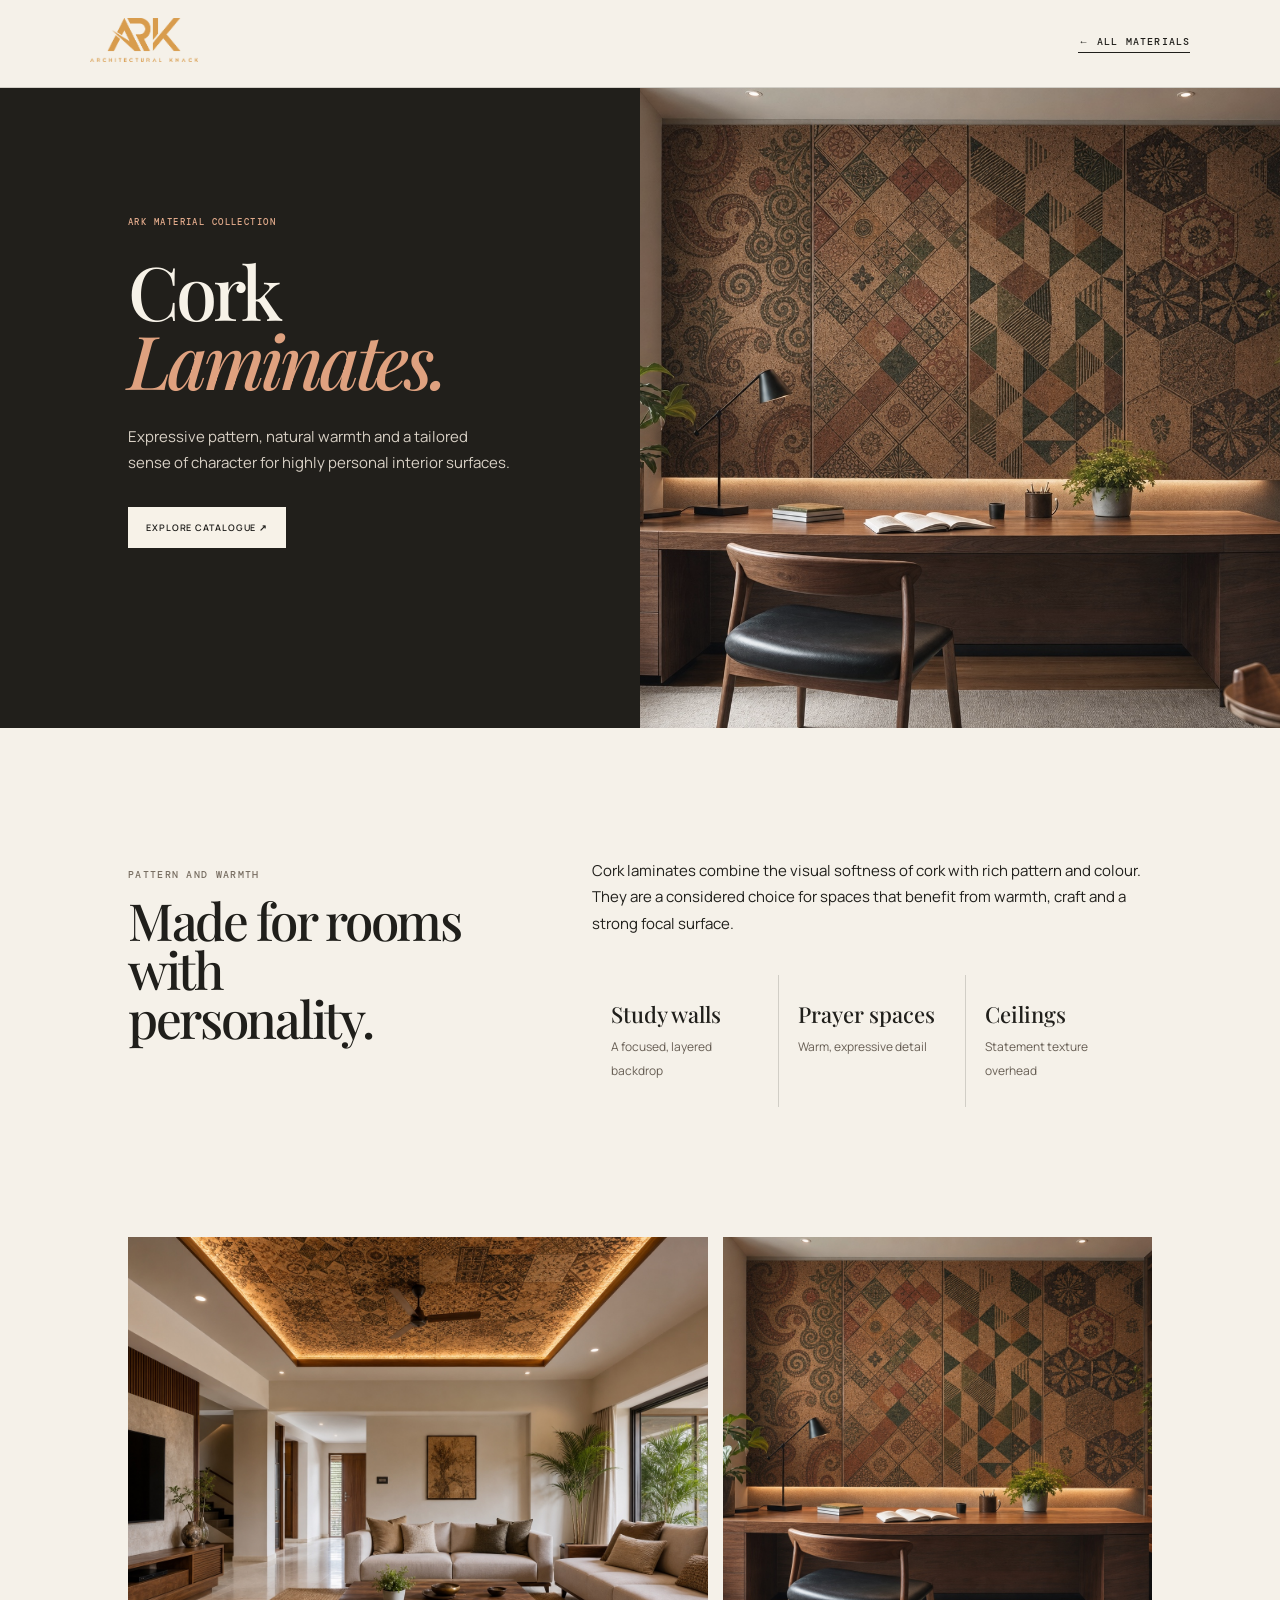
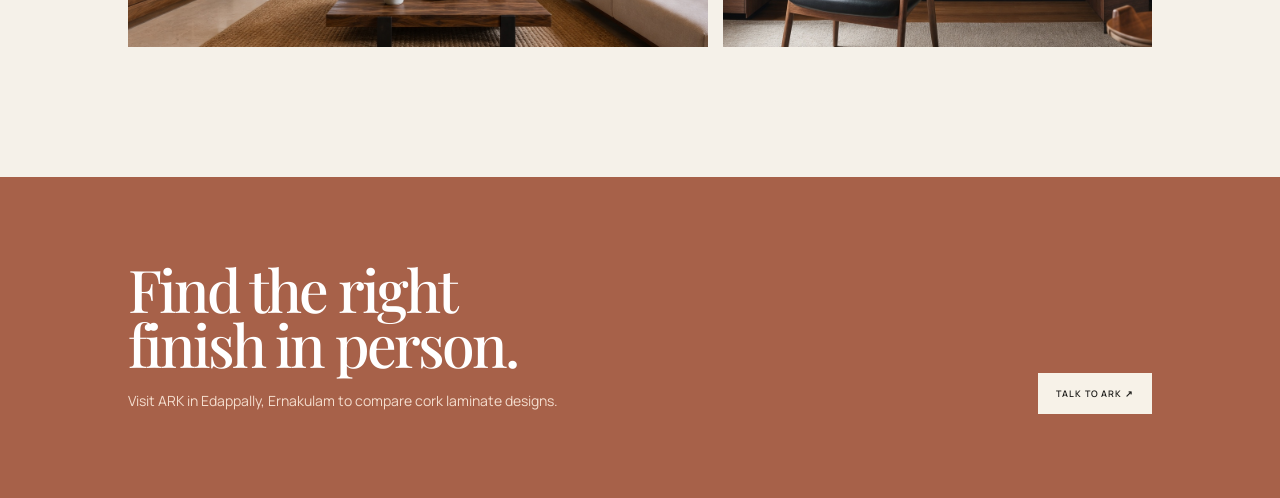
<file: products/cork-laminates.html>
<!doctype html><html lang="en"><head><meta charset="UTF-8"><meta name="viewport" content="width=device-width,initial-scale=1.0"><meta name="description" content="Explore ARK Cork Laminates for expressive feature walls, ceilings, prayer spaces and study rooms in Ernakulam, Kerala."><link rel="canonical" href="https://architecturalknack.com/products/cork-laminates.html"><title>Cork Laminates for Interior Walls & Ceilings | ARK Ernakulam</title><link rel="icon" href="../assets/favicon-48.png?v=20261113" type="image/png" sizes="48x48"><link rel="icon" href="../assets/favicon.svg?v=20261113" type="image/svg+xml"><link rel="apple-touch-icon" href="../assets/apple-touch-icon.png?v=20261113" sizes="180x180"><link rel="manifest" href="../site.webmanifest?v=20261113"><link rel="stylesheet" href="product.css"><script type="application/ld+json">{"@context":"https://schema.org","@type":"Product","name":"Cork Laminates","brand":{"@type":"Brand","name":"ARK"},"description":"Decorative cork laminate surfaces for interior feature walls, prayer spaces, study rooms and statement ceilings.","image":"https://architecturalknack.com/assets/cork-laminate-home-office.jpeg"}</script></head><body><header class="top"><a href="../index.html"><img src="../assets/ark-logo.png" alt="ARK logo"></a><a class="back" href="../index.html#products">← All materials</a></header><main><section class="hero"><div class="hero-copy"><p class="eyebrow">ARK material collection</p><h1>Cork<br><em>Laminates.</em></h1><p>Expressive pattern, natural warmth and a tailored sense of character for highly personal interior surfaces.</p><a class="button" href="https://drive.google.com/drive/folders/1uEIJsoglPUuM48Y4AudSvbhgoC0AybbQ" target="_blank" rel="noopener">Explore catalogue ↗</a></div><div class="hero-image"><img src="../assets/cork-laminate-home-office.jpeg" alt="Cork laminate patterned wall in a home office"></div></section><section class="details"><div><p class="intro">Pattern and warmth</p><h2>Made for rooms with personality.</h2></div><div class="copy"><p>Cork laminates combine the visual softness of cork with rich pattern and colour. They are a considered choice for spaces that benefit from warmth, craft and a strong focal surface.</p><div class="uses"><div><b>Study walls</b><span>A focused, layered backdrop</span></div><div><b>Prayer spaces</b><span>Warm, expressive detail</span></div><div><b>Ceilings</b><span>Statement texture overhead</span></div></div></div></section><section class="gallery"><figure><img src="../assets/cork-laminate-living-ceiling.jpeg" alt="Cork laminate ceiling in a living room"></figure><figure><img src="../assets/cork-laminate-home-office.jpeg" alt="Cork laminate feature wall"></figure></section></main><section class="visit"><div><h2>Find the right<br>finish in person.</h2><p>Visit ARK in Edappally, Ernakulam to compare cork laminate designs.</p></div><a class="button" href="mailto:arknack.info@gmail.com?subject=Cork%20Laminates%20enquiry">Talk to ARK ↗</a></section></body></html>
</file>
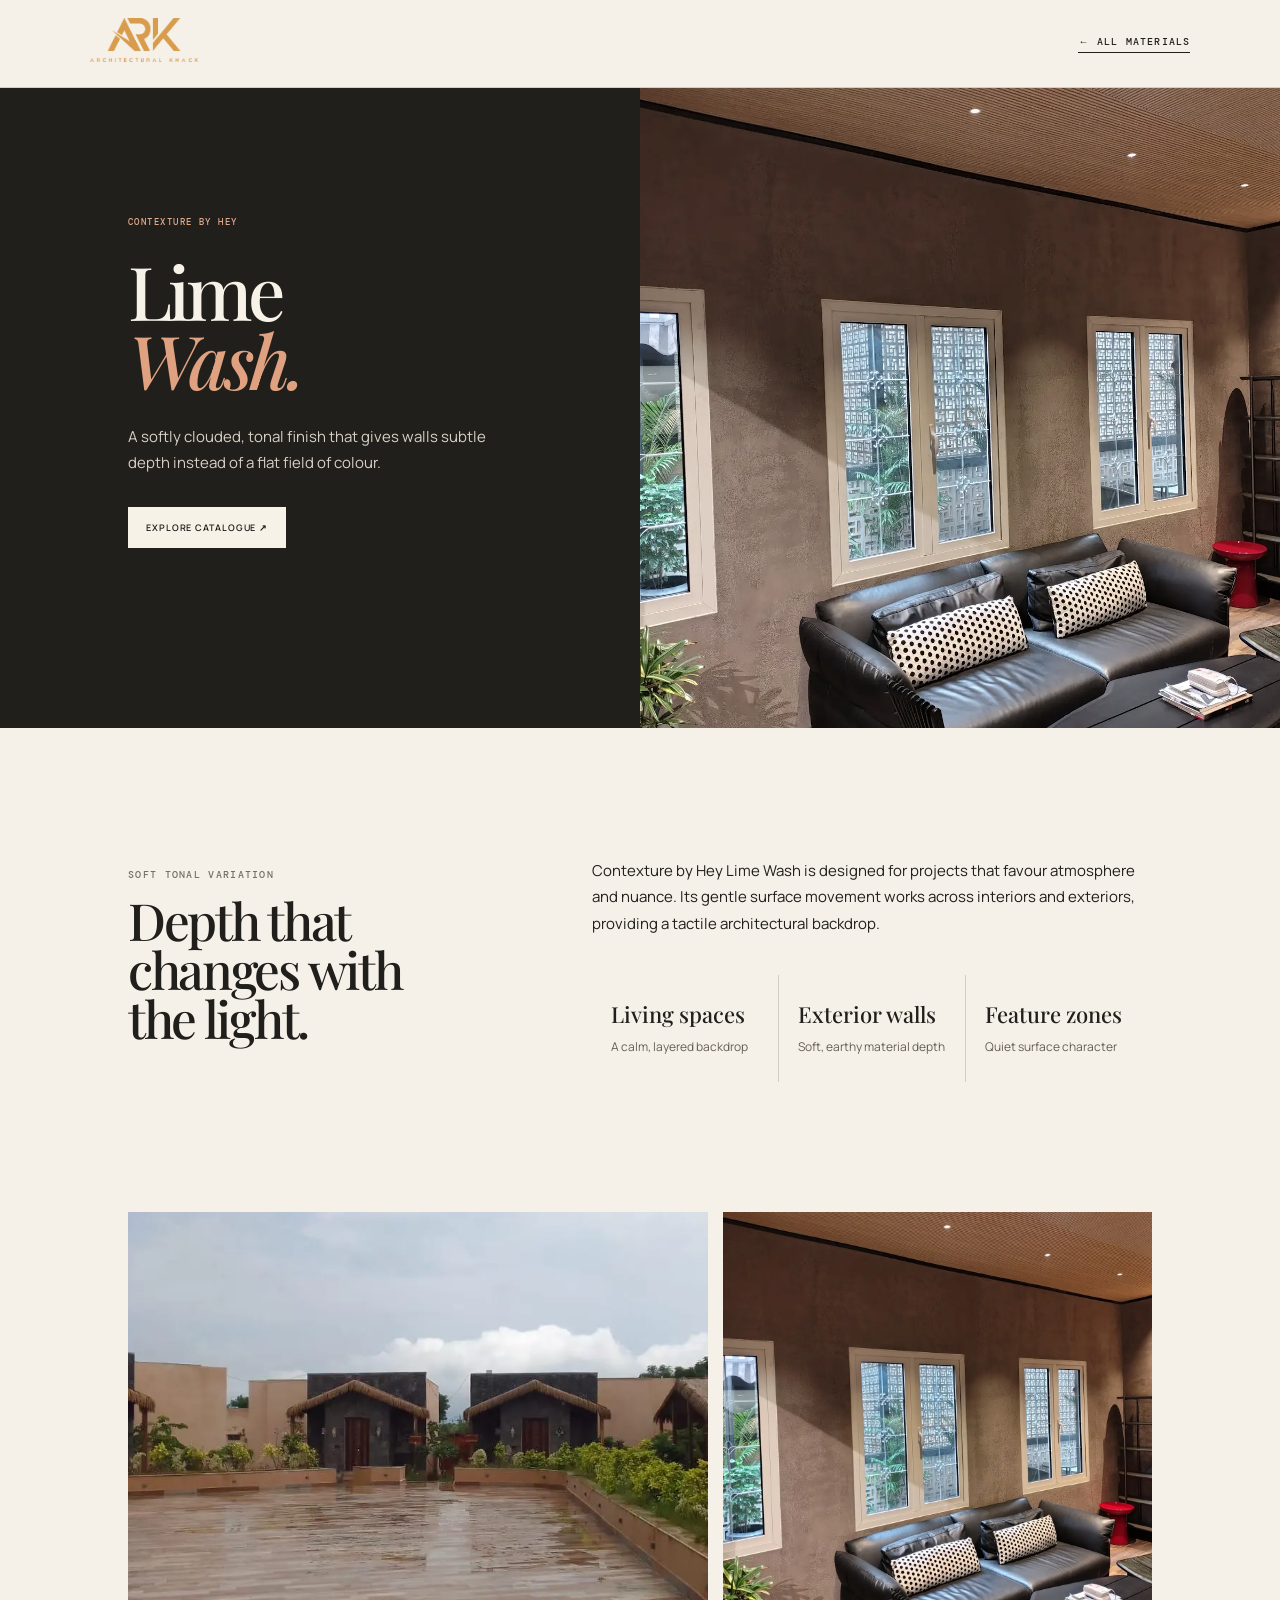
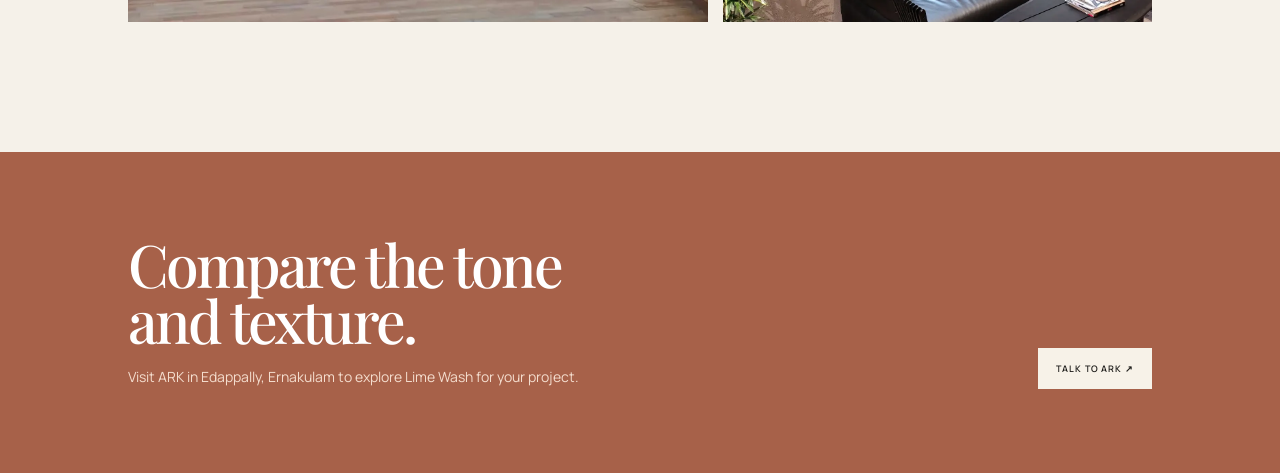
<file: products/lime-wash.html>
<!doctype html><html lang="en"><head><meta charset="UTF-8"><meta name="viewport" content="width=device-width,initial-scale=1.0"><meta name="description" content="Explore Contexture by Hey Lime Wash at ARK for softly tonal interior and exterior architectural surfaces in Ernakulam, Kerala."><link rel="canonical" href="https://architecturalknack.com/products/lime-wash.html"><title>Contexture by Hey Lime Wash | ARK Ernakulam</title><link rel="icon" href="../assets/favicon-48.png?v=20261113" type="image/png" sizes="48x48"><link rel="icon" href="../assets/favicon.svg?v=20261113" type="image/svg+xml"><link rel="apple-touch-icon" href="../assets/apple-touch-icon.png?v=20261113" sizes="180x180"><link rel="manifest" href="../site.webmanifest?v=20261113"><link rel="stylesheet" href="product.css"><script type="application/ld+json">{"@context":"https://schema.org","@type":"Product","name":"Contexture by Hey Lime Wash","brand":{"@type":"Brand","name":"Contexture by Hey"},"description":"A softly mottled lime wash finish for interior and exterior architectural surfaces.","image":"https://architecturalknack.com/assets/contexture-limewash-lounge.webp"}</script></head><body><header class="top"><a href="../index.html"><img src="../assets/ark-logo.png" alt="ARK logo"></a><a class="back" href="../index.html#products">← All materials</a></header><main><section class="hero"><div class="hero-copy"><p class="eyebrow">Contexture by Hey</p><h1>Lime<br><em>Wash.</em></h1><p>A softly clouded, tonal finish that gives walls subtle depth instead of a flat field of colour.</p><a class="button" href="https://drive.google.com/drive/folders/1Ss6IB74NVAZwHbLuzDj5Fkm5_awre2TF" target="_blank" rel="noopener">Explore catalogue ↗</a></div><div class="hero-image"><img src="../assets/contexture-limewash-lounge.webp" alt="Contexture by Hey Lime Wash in a warm lounge"></div></section><section class="details"><div><p class="intro">Soft tonal variation</p><h2>Depth that changes with the light.</h2></div><div class="copy"><p>Contexture by Hey Lime Wash is designed for projects that favour atmosphere and nuance. Its gentle surface movement works across interiors and exteriors, providing a tactile architectural backdrop.</p><div class="uses"><div><b>Living spaces</b><span>A calm, layered backdrop</span></div><div><b>Exterior walls</b><span>Soft, earthy material depth</span></div><div><b>Feature zones</b><span>Quiet surface character</span></div></div></div></section><section class="gallery"><figure><img src="../assets/contexture-limewash-exterior.webp" alt="Lime Wash on exterior courtyard facades"></figure><figure><img src="../assets/contexture-limewash-lounge.webp" alt="Lime Wash in a lounge interior"></figure></section></main><section class="visit"><div><h2>Compare the tone<br>and texture.</h2><p>Visit ARK in Edappally, Ernakulam to explore Lime Wash for your project.</p></div><a class="button" href="mailto:arknack.info@gmail.com?subject=Lime%20Wash%20enquiry">Talk to ARK ↗</a></section></body></html>
</file>
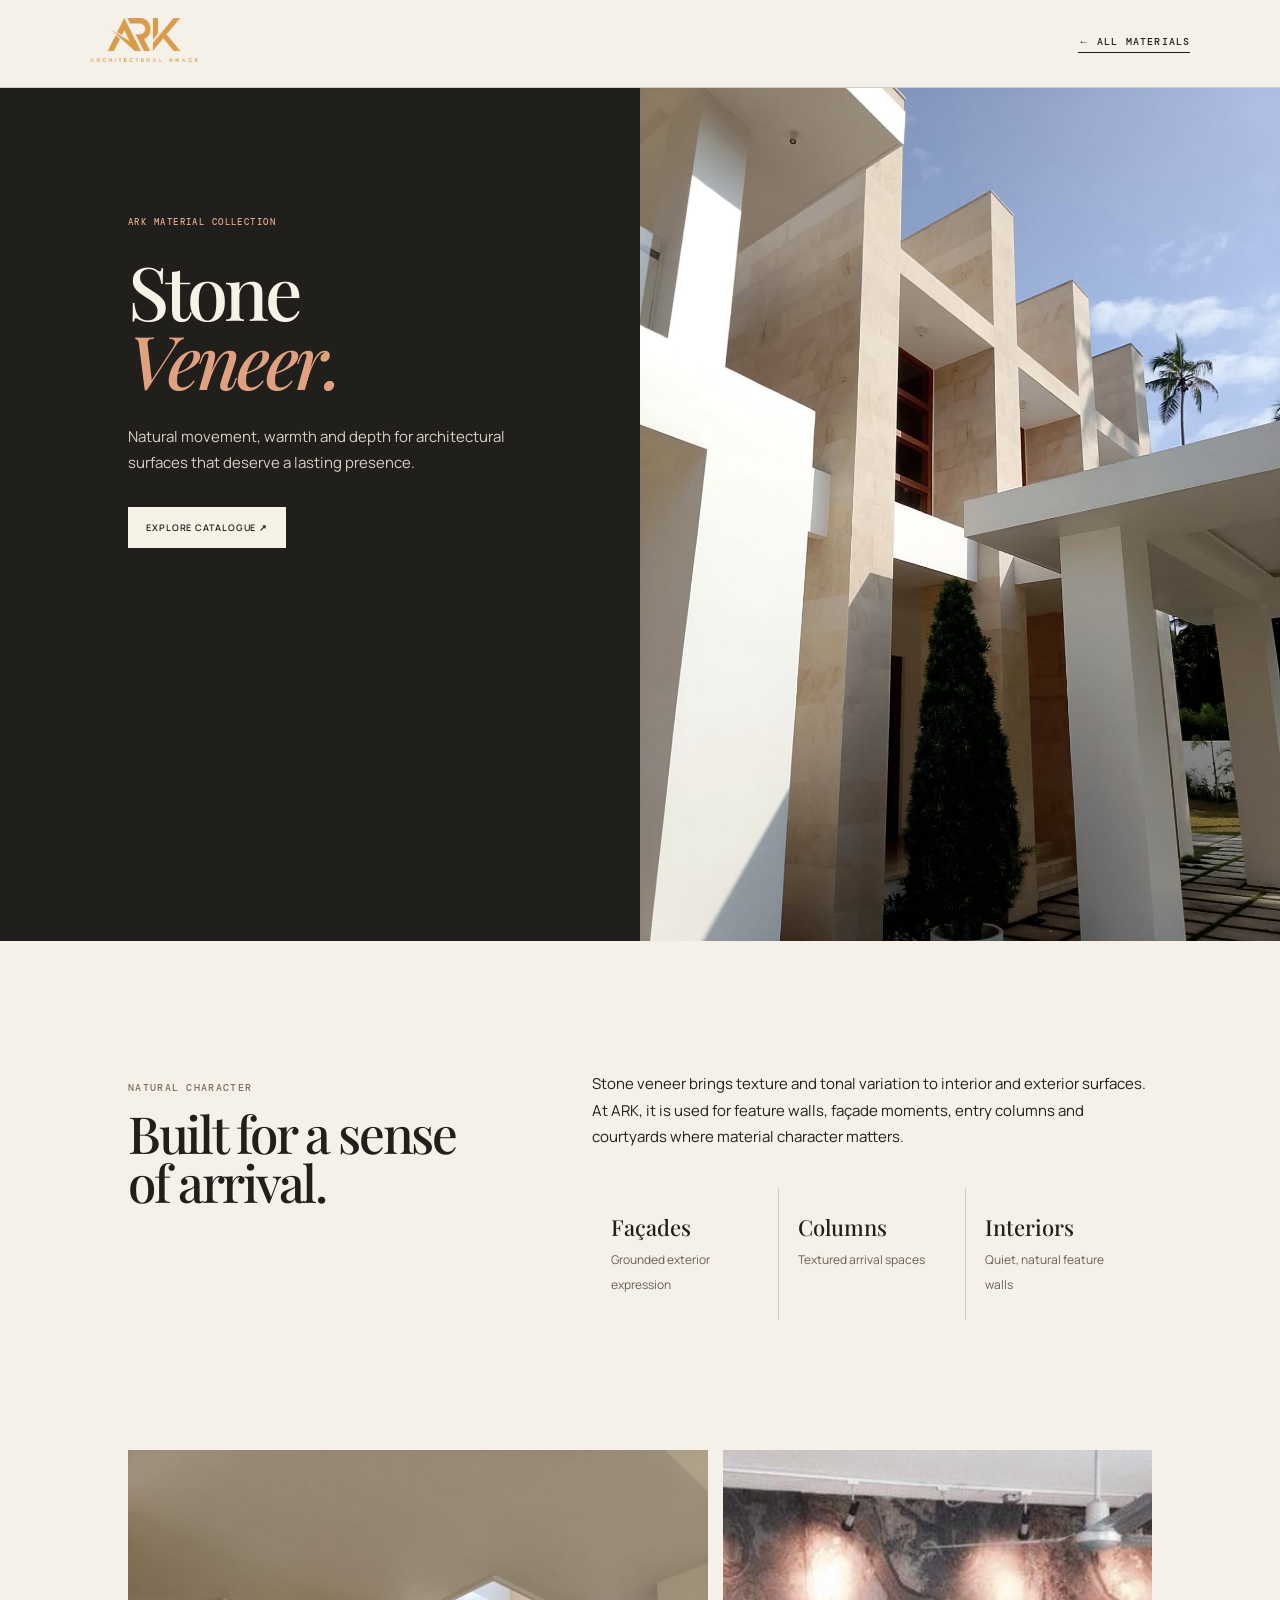
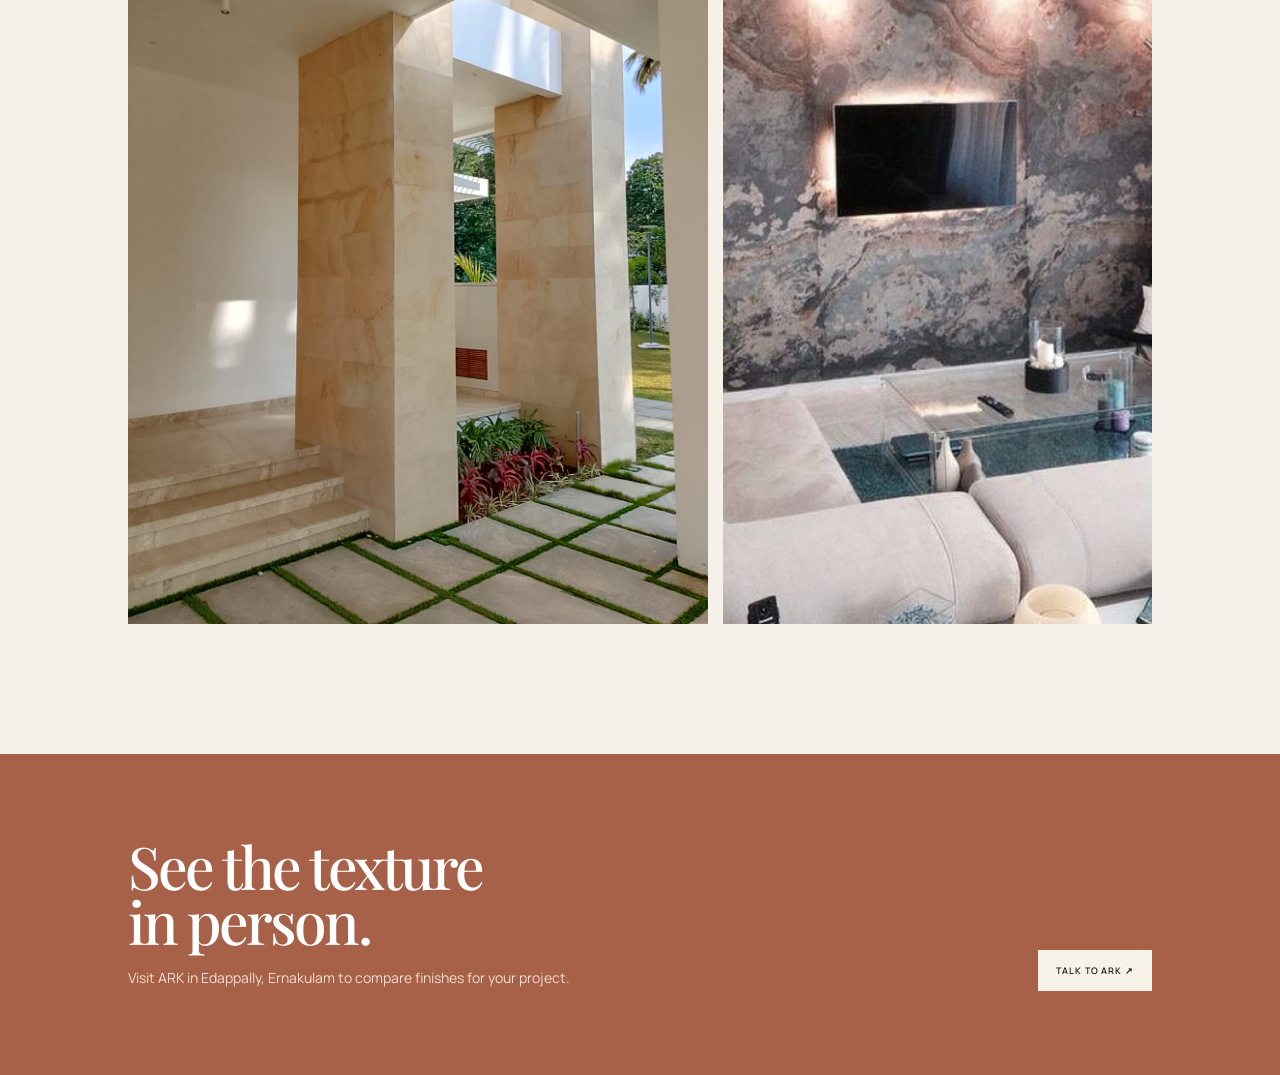
<file: products/stone-veneer.html>
<!doctype html><html lang="en"><head><meta charset="UTF-8"><meta name="viewport" content="width=device-width,initial-scale=1.0"><meta name="description" content="Explore ARK Stone Veneer for façade cladding, entry columns and interior feature walls in Ernakulam, Kerala."><link rel="canonical" href="https://architecturalknack.com/products/stone-veneer.html"><title>Stone Veneer for Walls & Facades | ARK Ernakulam</title><link rel="icon" href="../assets/favicon-48.png?v=20261113" type="image/png" sizes="48x48"><link rel="icon" href="../assets/favicon.svg?v=20261113" type="image/svg+xml"><link rel="apple-touch-icon" href="../assets/apple-touch-icon.png?v=20261113" sizes="180x180"><link rel="manifest" href="../site.webmanifest?v=20261113"><link rel="stylesheet" href="product.css"><script type="application/ld+json">{"@context":"https://schema.org","@type":"Product","name":"Stone Veneer","brand":{"@type":"Brand","name":"ARK"},"description":"Natural stone veneer for façades, columns, entry spaces and interior feature walls.","image":"https://architecturalknack.com/assets/stone-veneer-portico.jpeg"}</script></head><body><header class="top"><a href="../index.html"><img src="../assets/ark-logo.png" alt="ARK logo"></a><a class="back" href="../index.html#products">← All materials</a></header><main><section class="hero"><div class="hero-copy"><p class="eyebrow">ARK material collection</p><h1>Stone<br><em>Veneer.</em></h1><p>Natural movement, warmth and depth for architectural surfaces that deserve a lasting presence.</p><a class="button" href="https://drive.google.com/drive/folders/1ym5dsgPneNgNL45z1wXZ8AegiPuklmuy" target="_blank" rel="noopener">Explore catalogue ↗</a></div><div class="hero-image"><img src="../assets/stone-veneer-portico.jpeg" alt="Stone veneer on a contemporary entrance portico"></div></section><section class="details"><div><p class="intro">Natural character</p><h2>Built for a sense of arrival.</h2></div><div class="copy"><p>Stone veneer brings texture and tonal variation to interior and exterior surfaces. At ARK, it is used for feature walls, façade moments, entry columns and courtyards where material character matters.</p><div class="uses"><div><b>Façades</b><span>Grounded exterior expression</span></div><div><b>Columns</b><span>Textured arrival spaces</span></div><div><b>Interiors</b><span>Quiet, natural feature walls</span></div></div></div></section><section class="gallery"><figure><img src="../assets/stone-veneer-entry-courtyard.jpeg" alt="Stone veneer courtyard columns"></figure><figure><img src="../assets/stone-veneer-living-room.jpeg" alt="Stone veneer interior feature wall"></figure></section></main><section class="visit"><div><h2>See the texture<br>in person.</h2><p>Visit ARK in Edappally, Ernakulam to compare finishes for your project.</p></div><a class="button" href="mailto:arknack.info@gmail.com?subject=Stone%20Veneer%20enquiry">Talk to ARK ↗</a></section></body></html>
</file>
<file: styles.css>
@import url('https://fonts.googleapis.com/css2?family=DM+Mono:wght@400;500&family=Manrope:wght@400;500;600;700&family=Playfair+Display:ital,wght@0,500;0,600;1,500;1,600&display=swap');
.brand{display:inline-flex;align-items:center}.brand img{display:block;width:105px;height:47px;object-fit:contain;object-position:left center}@media(max-width:760px){.brand img{width:82px;height:42px}}
.catalogue{background:var(--sand)}.catalogue-hero{display:flex;justify-content:space-between;gap:6vw;align-items:end;margin-bottom:55px}.catalogue-hero h2{font-size:clamp(42px,4.6vw,70px)}.catalogue-hero>p{font-size:14px;line-height:1.85;max-width:390px;margin:0 0 8px}.catalogue-feature{display:grid;grid-template-columns:64px 1fr auto;align-items:center;gap:22px;padding:28px 31px;margin-bottom:62px;background:var(--ink);color:#f8f5ee;transition:background .2s}.catalogue-feature:hover{background:#41413c}.feature-mark{font:36px 'Playfair Display'}.catalogue-feature small{display:block;font:10px 'DM Mono';letter-spacing:.05em;text-transform:uppercase;color:#c4bfb4;margin-bottom:8px}.catalogue-feature strong{font:500 28px 'Playfair Display'}.catalogue-feature b{font:500 10px 'DM Mono';letter-spacing:.1em;text-transform:uppercase;border-bottom:1px solid;padding-bottom:5px}.catalogue-groups{display:grid;grid-template-columns:repeat(2,1fr);gap:45px 55px}.catalogue-group h3{font:500 29px 'Playfair Display';margin:0 0 15px}.catalogue-links{border-top:1px solid var(--line)}.catalogue-links a{display:flex;justify-content:space-between;align-items:center;padding:14px 4px;border-bottom:1px solid var(--line);font-size:13px;transition:padding .2s}.catalogue-links a:hover{padding-left:8px}.catalogue-links b{font:17px 'DM Mono';font-weight:400}.catalogue-note{margin:55px 0 0;font:10px/1.7 'DM Mono';letter-spacing:.04em;color:#69655d;max-width:580px}@media(max-width:760px){.catalogue-hero{display:block;margin-bottom:40px}.catalogue-hero>p{margin-top:25px}.catalogue-feature{grid-template-columns:38px 1fr;padding:23px 20px;margin-bottom:45px}.catalogue-feature b{grid-column:2;justify-self:start}.feature-mark{font-size:28px}.catalogue-feature strong{font-size:23px}.catalogue-groups{grid-template-columns:1fr;gap:38px}.catalogue-group h3{font-size:26px}}
:root{--ink:#21211e;--paper:#f2f0ea;--sand:#d9d4c9;--clay:#a76d51;--cream:#faf8f3;--line:rgba(33,33,30,.17)}*{box-sizing:border-box}html{scroll-behavior:smooth}body{margin:0;background:var(--paper);color:var(--ink);font-family:Manrope,Arial,sans-serif}a{color:inherit;text-decoration:none}.site-header{height:88px;display:flex;align-items:center;justify-content:space-between;padding:0 5.7vw;border-bottom:1px solid var(--line);position:relative;z-index:4}.brand{font-size:13px;font-weight:700;letter-spacing:.11em;white-space:nowrap}.brand span{font-family:'Playfair Display';font-size:26px;font-weight:600;letter-spacing:0;margin-right:4px}.brand i{font-family:'Playfair Display';font-size:12px;font-style:italic;font-weight:500;letter-spacing:.04em}nav{display:flex;align-items:center;gap:30px;font-size:11px;text-transform:uppercase;letter-spacing:.12em;font-weight:600}nav a{transition:opacity .2s}nav a:hover{opacity:.5}.nav-cta{border:1px solid var(--ink);padding:13px 18px}.menu-toggle{display:none;background:none;border:0}.hero{min-height:680px;display:grid;grid-template-columns:48% 52%;padding-left:9.5vw;background:#e7e3da}.hero-copy{padding:12vw 4vw 8vw 0;align-self:center}.eyebrow{font:500 10px 'DM Mono',monospace;letter-spacing:.09em;text-transform:uppercase;margin:0 0 27px;color:#625f57}.hero h1,h2{font:500 clamp(48px,5.5vw,86px)/.99 'Playfair Display',serif;letter-spacing:-.045em;margin:0}.hero h1 em,h2 em{font-weight:500}.intro{max-width:405px;font-size:15px;line-height:1.8;margin:31px 0;color:#56534c}.hero-actions{display:flex;gap:25px;align-items:center}.button{display:inline-flex;align-items:center;justify-content:space-between;gap:30px;padding:16px 18px;font-size:10px;letter-spacing:.11em;text-transform:uppercase;font-weight:700}.button.light{background:var(--ink);color:#fff}.button b{font-size:18px;font-weight:400}.text-link{font:500 11px 'DM Mono',monospace;letter-spacing:.04em;border-bottom:1px solid var(--ink);padding-bottom:5px}.text-link b{font-size:15px;font-weight:400;margin-left:4px}.hero-image{height:680px;position:relative;overflow:hidden}.hero-image img{width:100%;height:100%;object-fit:cover;filter:saturate(.65)}.image-note{position:absolute;bottom:25px;left:25px;color:white;font:10px 'DM Mono';letter-spacing:.06em}.marquee{overflow:hidden;white-space:nowrap;background:var(--ink);color:#eee9df;font:500 12px 'DM Mono';letter-spacing:.08em;text-transform:uppercase;padding:18px 0}.marquee div{display:inline-block;animation:scroll 28s linear infinite}.marquee span{color:var(--clay);padding:0 24px}@keyframes scroll{to{transform:translateX(-50%)}}.section{padding:130px 9.5vw}.section-head{display:grid;grid-template-columns:1fr 1.2fr 1fr;align-items:start;margin-bottom:65px}.section-head .eyebrow{margin-top:10px}.section-head h2{font-size:clamp(42px,4.3vw,66px)}.section-head>p{font-size:14px;line-height:1.8;max-width:230px;margin:15px 0 0}.section-head .text-link{justify-self:end;margin-top:23px}.collection-grid{display:grid;grid-template-columns:1.3fr 1fr 1fr;gap:14px}.collection-card{height:460px;position:relative;overflow:hidden;background:#aaa}.collection-card.large{height:540px}.collection-card img{width:100%;height:100%;object-fit:cover;filter:saturate(.7);transition:transform .6s}.collection-card:hover img{transform:scale(1.04)}.collection-card:after{content:'';position:absolute;inset:40% 0 0;background:linear-gradient(transparent,rgba(0,0,0,.64))}.collection-card div{position:absolute;z-index:1;bottom:24px;left:25px;color:#fff}.collection-card p{font:10px 'DM Mono';margin:0 0 11px}.collection-card h3{font:500 29px 'Playfair Display';margin:0 0 10px}.collection-card span{font:10px 'DM Mono';letter-spacing:.05em}.statement{display:grid;grid-template-columns:50% 50%;background:#31312e;color:#f1ede4}.statement-image{height:600px;overflow:hidden}.statement-image img{width:100%;height:100%;object-fit:cover;filter:saturate(.5)}.statement-copy{padding:10vw 10vw 8vw}.statement-copy .eyebrow{color:#c4bfb3}.statement-copy h2{font-size:clamp(42px,4vw,63px)}.statement-copy>p:not(.eyebrow){color:#c9c5ba;font-size:14px;line-height:1.9;max-width:360px;margin:32px 0}.statement-copy .text-link{border-color:#f1ede4}.projects{padding-bottom:145px}.project-grid{display:grid;grid-template-columns:1.6fr 1fr;gap:55px 16px}.project{margin:0}.project.wide{grid-row:span 2}.project img{width:100%;height:315px;object-fit:cover;filter:saturate(.65)}.project.wide img{height:690px}.project figcaption{padding-top:15px;display:flex;flex-direction:column;gap:5px}.project figcaption span{font:10px 'DM Mono';color:#6c685f}.project figcaption strong{font:500 23px 'Playfair Display'}.resource-section{padding:110px 9.5vw;display:grid;grid-template-columns:1fr 1fr;gap:9vw;background:var(--sand)}.resource-copy h2{font-size:clamp(42px,4.5vw,68px)}.resource-copy>p:not(.eyebrow){font-size:14px;line-height:1.8;max-width:340px;margin-top:27px}.resource-list{border-top:1px solid var(--line)}.resource-item{display:flex;align-items:center;justify-content:space-between;border-bottom:1px solid var(--line);padding:25px 0;font:500 18px 'Playfair Display'}.resource-item small{display:block;font:10px 'DM Mono';color:#69655d;margin-bottom:8px}.resource-item b{font:22px 'DM Mono';font-weight:400}.upload-studio{background:#e7e3da;display:grid;grid-template-columns:1fr 1fr;gap:10vw;padding-top:100px;padding-bottom:100px}.upload-intro h2{font-size:clamp(42px,4.5vw,65px)}.upload-intro>p:not(.eyebrow){font-size:13px;line-height:1.8;max-width:360px}.upload-panel{border-top:1px solid var(--line)}.upload-choice{display:grid;grid-template-columns:42px 1fr;column-gap:15px;padding:22px 0;border-bottom:1px solid var(--line);cursor:pointer}.upload-choice input{display:none}.upload-choice .icon{grid-row:span 2;font:27px 'Playfair Display'}.upload-choice strong{font-size:14px}.upload-choice small{font:10px 'DM Mono';color:#666158;margin-top:6px}.uploaded-files{padding-top:16px;font:11px 'DM Mono';color:#625f57}.uploaded-files div{padding:7px 0;border-bottom:1px solid var(--line)}.contact{min-height:430px;padding:105px 9.5vw;display:flex;justify-content:space-between;align-items:flex-end;background:var(--clay);color:#fcf7ef}.contact .eyebrow{color:#f7ddd0}.contact h2{font-size:clamp(45px,5vw,76px)}.contact-details{display:flex;flex-direction:column;align-items:flex-start;gap:30px;font-size:13px;line-height:1.8}.contact .button{background:#fbf5ed;color:var(--ink)}footer{padding:33px 5.7vw;display:flex;justify-content:space-between;align-items:center;font-size:10px;color:#656159}footer>a:last-child{color:var(--ink);border-bottom:1px solid}.reveal{animation:rise .8s both}@keyframes rise{from{opacity:0;transform:translateY(18px)}to{opacity:1;transform:none}}@media(max-width:760px){.site-header{height:72px;padding:0 6vw}.menu-toggle{display:block;width:30px;height:30px}.menu-toggle span{display:block;width:23px;border-top:1px solid var(--ink);margin:7px auto}nav{display:none;position:absolute;top:71px;left:0;right:0;background:var(--paper);padding:25px 6vw;flex-direction:column;align-items:flex-start;gap:22px;border-bottom:1px solid var(--line)}nav.open{display:flex}.hero{display:block;padding:0;min-height:0}.hero-copy{padding:85px 8vw 65px}.hero-image{height:460px}.section{padding:85px 7vw}.section-head{display:block;margin-bottom:42px}.section-head .text-link{display:inline-block;margin-top:25px}.collection-grid,.project-grid{grid-template-columns:1fr;gap:15px}.collection-card,.collection-card.large{height:420px}.statement{grid-template-columns:1fr}.statement-image{height:370px}.statement-copy{padding:75px 8vw}.project.wide{grid-row:auto}.project.wide img,.project img{height:420px}.resource-section,.upload-studio{grid-template-columns:1fr;gap:45px;padding:80px 7vw}.contact{min-height:0;padding:80px 7vw;display:block}.contact-details{margin-top:50px}footer{padding:28px 7vw;display:block}footer p{margin:19px 0}footer>a:last-child{display:none}}
</file>
<file: luxury.css>
/* ARK 2026 — editorial luxury direction */
:root{--ink:#171714;--paper:#f5f1e9;--sand:#e4ded3;--clay:#9e6047;--cream:#fbf8f1;--line:rgba(23,23,20,.14)}
body{background:var(--paper);letter-spacing:-.012em}.site-header{height:94px;padding:0 6.4vw;background:rgba(245,241,233,.92);backdrop-filter:blur(15px);position:sticky;top:0}.brand img{width:116px;height:55px}nav{gap:27px;font-size:9px;letter-spacing:.17em}.nav-cta{padding:12px 16px;border-radius:999px}.hero{min-height:calc(100vh - 94px);padding:0 6.4vw;grid-template-columns:42% 58%;background:var(--paper)}.hero-copy{padding:9vw 4vw 8vw 3vw;position:relative;z-index:1}.hero-copy:before{content:'ARK / 2026';position:absolute;top:5.2vw;left:3vw;font:9px 'DM Mono';letter-spacing:.17em;color:#a89f91}.hero .eyebrow{margin-top:46px;color:#7a6f61}.hero h1{font-size:clamp(58px,6.45vw,104px);line-height:.91;letter-spacing:-.065em}.hero h1 em{color:var(--clay)}.intro{max-width:365px;font-size:14px;line-height:1.95;margin:35px 0}.button{border-radius:999px;padding:15px 20px;font-size:9px}.hero-image{height:calc(100vh - 94px);min-height:650px;margin-right:-6.4vw}.hero-image:after{content:'';position:absolute;inset:0;background:linear-gradient(90deg,rgba(23,23,20,.12),transparent 48%),linear-gradient(0deg,rgba(0,0,0,.22),transparent 30%)}.hero-image img{filter:saturate(.68) contrast(1.06);transform:scale(1.01)}.image-note{left:32px;bottom:29px;z-index:1;font-size:9px;letter-spacing:.15em}.marquee{padding:16px 0;background:#22211d;color:#e7ded0;font-size:9px;letter-spacing:.18em}.marquee span{color:#cf8764}.section{padding:142px 9.5vw}.section-head{grid-template-columns:.65fr 1.45fr .8fr;margin-bottom:74px}.eyebrow{font-size:9px;letter-spacing:.17em}.section-head h2,.catalogue-hero h2{font-size:clamp(48px,4.8vw,74px);line-height:.94}.section-head h2 em,.catalogue-hero h2 em{color:var(--clay)}.collection-grid{gap:16px;align-items:end}.collection-card{height:430px;border-radius:2px}.collection-card.large{height:590px}.collection-card:after{inset:30% 0 0;background:linear-gradient(transparent,rgba(0,0,0,.78))}.collection-card div{bottom:30px;left:30px}.collection-card p{font-size:9px;letter-spacing:.12em}.collection-card h3{font-size:31px}.collection-card span{font-size:9px;color:#ece6da}.statement{grid-template-columns:48% 52%;background:#201f1b}.statement-image{height:680px}.statement-image img{filter:saturate(.45) contrast(1.1)}.statement-copy{padding:11.5vw 11vw}.statement-copy h2{font-size:clamp(48px,4.4vw,69px);line-height:.94}.statement-copy h2 em{color:#d38c6d}.statement-copy>p:not(.eyebrow){font-size:14px;line-height:2}.projects{background:#eeeadf;padding-top:150px}.project-grid{gap:70px 18px}.project img{height:350px;filter:saturate(.58) contrast(1.03);transition:transform .55s ease,filter .55s ease}.project:hover img{transform:scale(1.015);filter:saturate(.85)}.project.wide img{height:770px}.project figcaption{padding:17px 3px 0;gap:7px}.project figcaption span{font-size:9px;letter-spacing:.1em}.project figcaption strong{font-size:26px}.catalogue{background:var(--sand);padding-top:132px;padding-bottom:140px}.catalogue-hero{margin-bottom:64px}.catalogue-hero>p{font-size:14px;line-height:1.9}.catalogue-feature{border-radius:2px;padding:31px 35px;background:#1f1e1b}.catalogue-feature strong{font-size:31px}.catalogue-groups{gap:58px 66px}.catalogue-group h3{font-size:31px}.catalogue-links a{padding:16px 4px;font-size:13px}.contact{background:#a76149;min-height:495px;padding:112px 9.5vw}.contact h2{font-size:clamp(50px,5.4vw,84px);line-height:.93}.contact h2 em{color:#f5d7c4}.contact-details{font-size:13px}.contact .button{border-radius:999px}footer{padding:35px 6.4vw;background:#f5f1e9}.reveal{animation:rise .9s both}
@media(max-width:760px){.site-header{height:75px;padding:0 7vw}.brand img{width:91px;height:45px}nav{top:74px;background:var(--paper);padding:27px 7vw}.hero{padding:0;display:flex;flex-direction:column}.hero-copy{padding:86px 8vw 68px;order:1}.hero-copy:before{top:28px;left:8vw}.hero .eyebrow{margin-top:35px}.hero h1{font-size:clamp(55px,15vw,75px)}.hero-image{order:2;height:530px;min-height:0;margin:0}.section{padding:90px 7vw}.section-head h2,.catalogue-hero h2{font-size:50px}.collection-card,.collection-card.large{height:470px}.collection-card div{left:24px;bottom:25px}.statement-image{height:430px}.statement-copy{padding:83px 8vw}.projects{padding-top:95px}.project-grid{gap:44px}.project.wide img,.project img{height:455px}.project figcaption strong{font-size:24px}.catalogue{padding-top:88px;padding-bottom:90px}.catalogue-feature{padding:25px 22px}.contact{padding:85px 7vw}.contact h2{font-size:54px}}

.scroll-progress{position:fixed;z-index:20;top:0;left:0;width:100%;height:3px;background:transparent}.scroll-progress span{display:block;width:100%;height:100%;background:var(--clay);transform:scaleX(0);transform-origin:left;will-change:transform}.hero-index{position:absolute;bottom:7.6vw;left:3vw;display:flex;align-items:center;gap:12px;color:#70685e;font:9px 'DM Mono';text-transform:uppercase;letter-spacing:.14em}.hero-index i{display:block;width:42px;border-top:1px solid #8c8377}.hero-image img{transition:transform .7s cubic-bezier(.22,.61,.36,1)}.collection-card,.project{cursor:pointer}.project{outline:none}.project:focus-visible img{outline:2px solid var(--clay);outline-offset:5px}.project figcaption strong:after{content:' ↗';font:18px 'DM Mono';opacity:0;transition:opacity .25s}.project:hover figcaption strong:after,.project:focus-visible figcaption strong:after{opacity:1}.reveal{animation:none;opacity:0;transform:translateY(26px);transition:opacity .8s cubic-bezier(.22,.61,.36,1),transform .8s cubic-bezier(.22,.61,.36,1)}.reveal.is-visible{opacity:1;transform:none}.project-viewer{padding:0;border:0;background:#191815;max-width:min(920px,90vw);max-height:88vh;color:#f7f2e8;overflow:visible}.project-viewer::backdrop{background:rgba(16,15,13,.87);backdrop-filter:blur(8px)}.project-viewer img{display:block;max-width:min(920px,90vw);max-height:72vh;object-fit:contain}.viewer-caption{display:flex;justify-content:space-between;align-items:baseline;gap:24px;padding:18px 22px}.viewer-caption span{font:9px 'DM Mono';letter-spacing:.11em;color:#cfc4b4}.viewer-caption strong{font:500 25px 'Playfair Display'}.viewer-close{position:absolute;right:-15px;top:-15px;width:37px;height:37px;border:1px solid #f8f4eb;border-radius:50%;background:#191815;color:#fff;font:28px/30px Arial;cursor:pointer}.viewer-close:hover{background:var(--clay)}
.hero-image{perspective:1400px;transform-style:preserve-3d;background:#201f1b}.hero-image:before{content:'';position:absolute;z-index:1;inset:12px;border:1px solid rgba(255,255,255,.22);pointer-events:none}.hero-image img{will-change:transform;transform-origin:center center}.hero-image:after{pointer-events:none}.hero-image:hover:before{border-color:rgba(255,255,255,.42)}
.product-placement{background:#f5f1e9;display:grid;grid-template-columns:minmax(250px,.8fr) minmax(0,1.2fr);gap:9vw;align-items:start}.product-intro{position:sticky;top:128px}.product-intro h2{font-size:clamp(48px,4.6vw,72px);line-height:.94;margin:0}.product-intro h2 em{color:var(--clay)}.product-intro>p:not(.eyebrow){font-size:14px;line-height:1.9;max-width:340px;margin:29px 0 0;color:#625e56}.product-cards{display:grid;grid-template-columns:repeat(2,minmax(0,1fr));border-top:1px solid var(--line);border-left:1px solid var(--line)}.product-card{min-height:238px;padding:28px 25px 23px;border-right:1px solid var(--line);border-bottom:1px solid var(--line);display:flex;flex-direction:column;align-items:flex-start;transition:background .25s,color .25s,transform .25s}.product-card:hover,.product-card:focus-visible{background:#22211d;color:#f6f1e7;outline:none}.product-card span{font:9px 'DM Mono';letter-spacing:.14em;color:var(--clay)}.product-card h3{font:500 27px/1.02 'Playfair Display';letter-spacing:-.03em;margin:28px 0 10px}.product-card p{font-size:12px;line-height:1.7;margin:0;color:#69645b}.product-card:hover p,.product-card:focus-visible p{color:#cec7bb}.product-card b{font:9px 'DM Mono';letter-spacing:.11em;text-transform:uppercase;margin-top:auto;padding-top:20px}@media(max-width:760px){.product-placement{display:block}.product-intro{position:static;margin-bottom:48px}.product-cards{grid-template-columns:1fr}.product-card{min-height:205px;padding:25px 21px}.product-card h3{font-size:26px;margin-top:22px}}
.stone-project{background:#24231f;color:#f5f0e7;padding:145px 9.5vw}.stone-project-intro{max-width:740px;margin:0 auto 72px;text-align:center}.stone-project-intro .eyebrow{color:#d8ae8f}.stone-project-intro h2{font:500 clamp(50px,5.3vw,82px)/.94 'Playfair Display';letter-spacing:-.05em;margin:0}.stone-project-intro h2 em{color:#d9a681}.stone-project-intro>p:not(.eyebrow){font-size:14px;line-height:1.9;max-width:590px;margin:29px auto;color:#c8c0b3}.stone-project-intro .button{margin-top:7px;background:#f5f0e7;color:#24231f}.stone-project-gallery{display:grid;grid-template-columns:repeat(4,1fr);grid-auto-flow:dense;gap:14px}.stone-project-gallery figure{margin:0;position:relative;overflow:hidden;background:#111}.stone-project-gallery img{width:100%;height:100%;display:block;object-fit:cover;filter:saturate(.8);transition:transform .6s ease,filter .4s ease}.stone-project-gallery figure:hover img{transform:scale(1.045);filter:saturate(1)}.stone-project-gallery figcaption{position:absolute;inset:auto 0 0;padding:52px 19px 17px;background:linear-gradient(transparent,rgba(0,0,0,.78));font:500 20px 'Playfair Display';opacity:0;transition:opacity .3s}.stone-project-gallery figcaption span{display:block;margin-top:5px;font:9px 'DM Mono';letter-spacing:.1em;text-transform:uppercase;color:#d7cabc}.stone-main{grid-column:span 2;grid-row:span 2;height:590px}.stone-main figcaption{opacity:1;font-size:30px;padding:76px 25px 23px}.stone-detail{height:286px}.stone-detail:nth-child(4){grid-row:span 2;height:590px}.stone-detail:nth-child(7){grid-column:span 2}.stone-detail:nth-child(7),.stone-detail:nth-child(8){height:286px}@media(max-width:760px){.stone-project{padding:88px 7vw}.stone-project-intro{margin-bottom:46px;text-align:left}.stone-project-intro>p:not(.eyebrow){margin-left:0}.stone-project-gallery{grid-template-columns:repeat(2,1fr);gap:9px}.stone-main{height:410px;grid-column:span 2;grid-row:auto}.stone-detail{height:215px}.stone-detail:nth-child(4){height:215px;grid-row:auto}.stone-detail:nth-child(7){grid-column:span 2;height:250px}.stone-detail:nth-child(8){height:250px}.stone-project-gallery figcaption{opacity:1;font-size:16px;padding:45px 12px 11px}.stone-main figcaption{font-size:25px;padding:65px 17px 17px}}
.cork-project{display:grid;grid-template-columns:.72fr 1.28fr;gap:7vw;padding:145px 9.5vw;background:#b1734d;color:#fff;align-items:center}.cork-project-copy .eyebrow{color:#ffe0bd}.cork-project-copy h2{font:500 clamp(49px,5vw,78px)/.94 'Playfair Display';letter-spacing:-.05em;margin:0}.cork-project-copy h2 em{color:#301f18}.cork-project-copy>p:not(.eyebrow){max-width:395px;font-size:14px;line-height:1.9;margin:29px 0;color:#f6dfc7}.cork-project-copy .button{margin-top:5px;background:#2a1c17;color:#fff}.cork-project-gallery{display:grid;grid-template-columns:1.2fr .8fr;gap:14px}.cork-project-gallery figure{position:relative;margin:0;overflow:hidden;background:#3a271e}.cork-project-gallery img{display:block;width:100%;height:100%;object-fit:cover;filter:saturate(.76);transition:transform .65s ease,filter .4s ease}.cork-project-gallery figure:hover img{transform:scale(1.04);filter:saturate(1)}.cork-office{grid-row:span 2;height:580px}.cork-prayer,.cork-living{height:283px}.cork-project-gallery figcaption{position:absolute;inset:auto 0 0;padding:55px 17px 15px;background:linear-gradient(transparent,rgba(27,16,12,.82));font:500 18px 'Playfair Display'}.cork-project-gallery figcaption span{display:block;margin-top:5px;font:9px 'DM Mono';letter-spacing:.1em;text-transform:uppercase;color:#f3c69b}@media(max-width:760px){.cork-project{display:block;padding:88px 7vw}.cork-project-copy{margin-bottom:46px}.cork-project-gallery{gap:9px}.cork-office{height:360px}.cork-prayer,.cork-living{height:176px}.cork-project-gallery figcaption{font-size:15px;padding:44px 11px 10px}}
.stone-project-gallery .stone-detail{height:590px;grid-row:auto;grid-column:auto}.cork-project-gallery .cork-office,.cork-project-gallery .cork-living{height:500px;grid-row:auto}@media(max-width:760px){.stone-project-gallery .stone-detail{height:250px}.cork-project-gallery .cork-office,.cork-project-gallery .cork-living{height:350px}}

/* Stone Veneer — a focused two-image edit */
.stone-project-gallery{grid-template-columns:repeat(3,minmax(0,1fr))}.stone-project-gallery .stone-detail{height:520px}.stone-project-gallery .stone-detail figcaption{opacity:1;font-size:22px;padding:70px 22px 20px}@media(max-width:760px){.stone-project-gallery{grid-template-columns:1fr}.stone-project-gallery .stone-detail{height:330px}}

/* Contexture by Hey · Lime Wash */
.contexture-project{display:grid;grid-template-columns:.82fr 1.18fr;gap:7vw;align-items:center;padding:145px 9.5vw;background:#ded8cf;color:#26241f}.contexture-copy h2{font:500 clamp(49px,5vw,78px)/.94 'Playfair Display';letter-spacing:-.05em;margin:0}.contexture-copy h2 em{color:#9c664c}.contexture-copy>p:not(.eyebrow){max-width:420px;font-size:14px;line-height:1.9;margin:29px 0;color:#5d554c}.contexture-notes{display:flex;flex-wrap:wrap;gap:9px 18px;margin:0 0 27px;padding-top:18px;border-top:1px solid rgba(38,36,31,.22);max-width:435px}.contexture-notes span{font:9px 'DM Mono';letter-spacing:.1em;text-transform:uppercase;color:#6b5a4c}.contexture-notes span:before{content:'•';color:#a56e50;margin-right:7px}.contexture-gallery{display:grid;grid-template-columns:1fr 1fr;gap:14px}.contexture-gallery figure{margin:0;background:#c8c0b5;overflow:hidden}.contexture-gallery img{display:block;width:100%;height:520px;object-fit:cover;filter:saturate(.76);transition:transform .65s ease,filter .4s}.contexture-gallery figure:hover img{transform:scale(1.035);filter:saturate(1)}.contexture-gallery figcaption{padding:16px 1px 0;font:500 21px 'Playfair Display'}.contexture-gallery figcaption span{display:block;margin-top:5px;font:9px 'DM Mono';letter-spacing:.1em;text-transform:uppercase;color:#77695b}@media(max-width:760px){.contexture-project{display:block;padding:88px 7vw}.contexture-copy{margin-bottom:45px}.contexture-gallery{gap:9px}.contexture-gallery img{height:310px}.contexture-gallery figcaption{font-size:18px}}

/* Product settings drawn from the original ARK showroom edit */
.popular-picks{background:#f7f3eb}.popular-picks-head{display:grid;grid-template-columns:1.3fr .7fr;gap:7vw;align-items:end;margin-bottom:63px}.popular-picks-head h2{font-size:clamp(48px,4.8vw,74px);line-height:.94}.popular-picks-head h2 em{color:var(--clay)}.popular-picks-head>p{font-size:14px;line-height:1.9;color:#625f57;max-width:355px;margin:0 0 7px}.popular-picks-viewport{overflow:hidden;margin:0 -9.5vw;padding:0 9.5vw}.popular-picks-grid{display:flex;gap:15px;width:max-content;animation:material-drift 40s linear infinite}.popular-picks-viewport:hover .popular-picks-grid,.popular-picks-viewport:focus-within .popular-picks-grid{animation-play-state:paused}.pick-card{display:block;flex:0 0 clamp(270px,27vw,360px);min-height:486px;position:relative;overflow:hidden;background:#34312c;color:#fff;padding:0 24px 24px}.pick-card img{position:absolute;inset:0;width:100%;height:100%;object-fit:cover;filter:saturate(.72);transition:transform .6s ease,filter .4s}.pick-card:after{content:'';position:absolute;inset:38% 0 0;background:linear-gradient(transparent,rgba(13,13,12,.86))}.pick-card:hover img{transform:scale(1.04);filter:saturate(1)}.pick-card span,.pick-card h3,.pick-card p{position:relative;z-index:1;display:block}.pick-card span{padding-top:335px;font:9px 'DM Mono';letter-spacing:.14em;text-transform:uppercase;color:#ead2be}.pick-card h3{font:500 32px/1 'Playfair Display';margin:9px 0}.pick-card p{max-width:260px;margin:0;font-size:12px;line-height:1.6;color:#f1ede7}@keyframes material-drift{to{transform:translateX(calc(-50% - 7.5px))}}.picks-cta{margin-top:18px;padding:23px 27px;background:#211f1b;color:#eee8dc;display:flex;align-items:center;justify-content:space-between;font-size:13px}.picks-cta b{font:10px 'DM Mono';letter-spacing:.1em;text-transform:uppercase;border-bottom:1px solid #d4b085;padding-bottom:5px}.catalogue-search{display:flex;align-items:center;gap:20px;margin:33px 0 8px;padding:15px 0;border-bottom:1px solid var(--line);font:9px 'DM Mono';letter-spacing:.12em;text-transform:uppercase;color:#6b655b}.catalogue-search input{border:0;outline:0;background:transparent;flex:1;font:14px 'Manrope',Arial,sans-serif;color:var(--ink)}.catalogue-search input::placeholder{color:#8c867b}@media(prefers-reduced-motion:reduce){.popular-picks-viewport{overflow-x:auto}.popular-picks-grid{animation:none}}@media(max-width:760px){.popular-picks-head{display:block;margin-bottom:42px}.popular-picks-head>p{margin-top:23px;font-size:13px}.popular-picks-viewport{margin:0 -7vw;padding:0 7vw}.popular-picks-grid{gap:9px;animation-duration:34s}.pick-card{flex-basis:77vw;min-height:410px;padding:0 16px 16px}.pick-card span{padding-top:280px;font-size:8px}.pick-card h3{font-size:28px;margin:7px 0}.pick-card p{font-size:11px}.picks-cta{padding:19px;align-items:flex-start;flex-direction:column;gap:14px}.catalogue-search{display:block}.catalogue-search input{display:block;width:100%;margin-top:10px;font-size:13px}}

/* Curated product studies from the ARK project library */
.product-studies{background:#eeeadf}.product-studies-head{display:grid;grid-template-columns:.65fr 1.45fr;gap:7vw;margin-bottom:62px}.product-studies-head h2{font-size:clamp(48px,4.8vw,74px);line-height:.94}.product-studies-head h2 em{color:var(--clay)}.product-studies-head>div>p{max-width:420px;margin:26px 0 0;font-size:14px;line-height:1.9;color:#625f57}.product-studies-grid{display:grid;grid-template-columns:repeat(5,minmax(0,1fr));gap:14px}.study-card{margin:0;min-height:350px;position:relative;overflow:hidden;background:#c9c3b8}.study-card img{display:block;width:100%;height:100%;min-height:350px;object-fit:cover;filter:saturate(.77) contrast(1.02);transition:transform .55s ease,filter .4s ease}.study-card:hover img{transform:scale(1.04);filter:saturate(1)}.study-card:after{content:'';position:absolute;inset:45% 0 0;background:linear-gradient(transparent,rgba(13,13,12,.77));pointer-events:none}.study-card figcaption{position:absolute;z-index:1;left:19px;right:16px;bottom:18px;color:#fff;display:flex;flex-direction:column;gap:7px}.study-card figcaption span{font:9px 'DM Mono';letter-spacing:.12em}.study-card figcaption strong{font:500 24px 'Playfair Display'}@media(max-width:960px){.product-studies-grid{grid-template-columns:repeat(3,1fr)}.study-card{min-height:370px}.study-card img{min-height:370px}}@media(max-width:760px){.product-studies-head{display:block;margin-bottom:43px}.product-studies-head>div>p{font-size:13px}.product-studies-grid{grid-template-columns:repeat(2,1fr);gap:9px}.study-card,.study-card img{min-height:270px}.study-card:last-child{grid-column:span 2}.study-card:last-child,.study-card:last-child img{min-height:310px}.study-card figcaption{left:14px;bottom:14px}.study-card figcaption strong{font-size:21px}}
.panoramic-hero{display:block;min-height:600svh;height:600svh;padding:0;background:#171714;position:relative}.panoramic-hero .hero-stage{height:100svh;position:sticky;top:0;overflow:hidden}.panoramic-hero .hero-image{position:absolute;inset:0;margin:0;width:100%;height:100%;min-height:0}.panoramic-hero .hero-image:before{inset:18px}.panoramic-hero .hero-image:after{background:linear-gradient(90deg,rgba(10,10,9,.75),rgba(10,10,9,.16) 60%,rgba(10,10,9,.1)),linear-gradient(0deg,rgba(10,10,9,.52),transparent 52%)}.panoramic-hero .hero-image img{width:100%;height:100%;object-fit:cover;object-position:22% center;filter:saturate(.82) contrast(1.06)}.panoramic-hero .hero-copy{position:absolute;z-index:2;left:9.5vw;bottom:8.5vh;width:min(470px,78vw);padding:0;color:#fff}.panoramic-hero .hero-copy:before{display:none}.panoramic-hero .hero-copy .eyebrow{margin:0 0 27px;color:#f1c5ad}.panoramic-hero .hero-copy h1 em{color:#eab08e}.panoramic-hero .hero-copy .intro{color:#eee6db}.panoramic-hero .hero-copy .text-link{border-color:#fff}.panoramic-hero .hero-index{position:absolute;z-index:3;left:auto;right:9.5vw;bottom:32px;color:#fff}.panoramic-hero .hero-index i{border-color:rgba(255,255,255,.68)}@media(max-width:760px){.panoramic-hero{height:600svh;min-height:3960px;display:block}.panoramic-hero .hero-stage{height:100svh;min-height:660px}.panoramic-hero .hero-copy{left:8%;bottom:10.5vh;width:84%;padding:0}.panoramic-hero .hero-image{height:100%;order:unset}.panoramic-hero .hero-image:before{inset:10px}.panoramic-hero .hero-image img{object-position:38% center}.panoramic-hero .hero-index{right:8%;bottom:23px}}
.ark-scroll-showcase{padding:0;background:#171714;overflow:hidden}.showcase-frame{height:min(76vw,920px);min-height:720px;position:relative;overflow:hidden;background:#171714;transform-style:preserve-3d;will-change:transform;transition:transform .13s linear}.showcase-image{width:100%;height:100%;object-fit:cover;filter:saturate(.78) contrast(1.08);transform:scale(1.025)}.showcase-shade{position:absolute;inset:0;background:linear-gradient(90deg,rgba(10,10,9,.8),rgba(10,10,9,.28) 63%,rgba(10,10,9,.7)),linear-gradient(0deg,rgba(10,10,9,.72),transparent 55%)}.showcase-logo{--ark-reveal:0;position:absolute;z-index:1;left:7.5%;top:20%;width:155px;transform:translate3d(calc((1 - var(--ark-reveal)) * -85px),-50%,30px);opacity:calc(var(--ark-reveal) * 1.7 - .35);transition:opacity .1s linear;filter:brightness(0) invert(1)}.showcase-logo img{width:148px;height:auto}.showcase-caption{position:absolute;z-index:1;right:7.5%;top:8%;margin:0;color:#fff;font:500 25px 'Playfair Display';letter-spacing:-.03em}.showcase-caption b{font:20px 'DM Mono';font-weight:400}.showcase-contact{position:absolute;z-index:1;inset:0;padding:8% 7.5% 6%;display:grid;grid-template-columns:1.1fr .62fr .7fr;gap:3vw;align-items:end;color:#fff}.showcase-contact .eyebrow{color:#efd4c6}.showcase-contact h2{font-size:clamp(48px,5vw,79px);line-height:.92}.showcase-contact h2 em{color:#f1b99e}.showcase-contact .contact-details{font-size:12px;line-height:1.8}.enquiry-form{display:grid;gap:9px;padding:17px;background:rgba(20,19,17,.62);border:1px solid rgba(255,255,255,.25);backdrop-filter:blur(8px)}.enquiry-form p{margin:0 0 2px;font:500 18px 'Playfair Display'}.enquiry-form label{display:grid;gap:4px;font:8px 'DM Mono';letter-spacing:.11em;text-transform:uppercase;color:#ead9cb}.enquiry-form input,.enquiry-form select,.enquiry-form textarea{width:100%;border:1px solid rgba(255,255,255,.27);border-radius:0;background:rgba(255,255,255,.09);padding:8px;color:#fff;font:12px 'Manrope',Arial,sans-serif}.enquiry-form option{color:#171714}.enquiry-form textarea{resize:vertical}.enquiry-form .button{justify-self:start;margin:3px 0 0;background:#fbf5ed;color:#171714}.enquiry-form small{font-size:9px;line-height:1.45;color:#dbd3c8}@media(max-width:900px){.showcase-frame{height:1100px}.showcase-contact{grid-template-columns:1fr 1fr;align-content:end}.showcase-contact>div:first-child{grid-column:span 2}.enquiry-form{max-width:420px}}@media(max-width:760px){.showcase-frame{height:1140px;min-height:0}.showcase-image{object-position:58% center}.showcase-logo{left:8%;top:13%;width:112px}.showcase-logo img{width:108px}.showcase-caption{font-size:21px;right:8%;top:7%}.showcase-contact{padding:0 8% 8%;display:block}.showcase-contact h2{font-size:49px}.showcase-contact .contact-details{margin:26px 0;font-size:12px}.enquiry-form{padding:15px}.showcase-contact .button{margin-top:3px}}
@media(max-width:760px){.hero-index{bottom:25px;left:8vw}.reveal{opacity:1;transform:none}.project-viewer{max-width:94vw}.project-viewer img{max-width:94vw;max-height:67vh}.viewer-caption{display:block;padding:15px 17px}.viewer-caption span{display:block;margin-bottom:7px}.viewer-caption strong{font-size:22px}.viewer-close{right:-8px;top:-8px}}

/* Catalogue filter fix: author display styles otherwise override HTML's hidden attribute. */
.catalogue-links a[hidden]{display:none!important}

/* ARK on Instagram */
.instagram-section{background:#f7f3eb}.instagram-heading{display:grid;grid-template-columns:1.2fr .8fr;gap:7vw;align-items:end;margin-bottom:58px}.instagram-heading h2{font-size:clamp(48px,4.8vw,74px);line-height:.94;margin:0}.instagram-heading h2 em{color:var(--clay)}.instagram-heading>div:last-child{max-width:360px;margin-bottom:5px}.instagram-heading>div:last-child p{margin:0 0 22px;font-size:14px;line-height:1.8;color:#625f57}.instagram-grid{display:grid;grid-template-columns:repeat(6,minmax(0,1fr));gap:12px}.instagram-grid a{display:block;overflow:hidden;background:#272521;aspect-ratio:1/1}.instagram-grid img{display:block;width:100%;height:100%;object-fit:cover;filter:saturate(.74);transition:transform .55s ease,filter .35s ease}.instagram-grid a:hover img,.instagram-grid a:focus-visible img{transform:scale(1.07);filter:saturate(1)}.instagram-grid a:focus-visible{outline:2px solid var(--clay);outline-offset:3px}@media(max-width:900px){.instagram-grid{grid-template-columns:repeat(3,minmax(0,1fr))}}@media(max-width:760px){.instagram-heading{display:block;margin-bottom:39px}.instagram-heading>div:last-child{margin-top:24px}.instagram-heading>div:last-child p{font-size:13px}.instagram-grid{grid-template-columns:repeat(2,minmax(0,1fr));gap:8px}}
</file>
<file: scroll-tuning.css>
/* True 360 panorama pacing and controls */
.panoramic-hero{min-height:300svh;height:300svh;background:#171714}
.panoramic-hero .hero-image{cursor:grab;touch-action:pan-y}
.panoramic-hero .hero-image.is-dragging{cursor:grabbing}
.panoramic-hero .hero-image:after{z-index:1;background:linear-gradient(90deg,rgba(10,10,9,.72),rgba(10,10,9,.12) 58%,rgba(10,10,9,.05)),linear-gradient(0deg,rgba(10,10,9,.46),transparent 54%)}
.panorama-surface{--panorama-x:0px;--panorama-y:0px;position:absolute;inset:-4%;background-image:url('assets/facade-360-equirectangular.png');background-repeat:repeat-x;background-size:auto 108%;background-position:var(--panorama-x) calc(50% + var(--panorama-y));filter:saturate(.84) contrast(1.07);will-change:background-position;transform:scale(1.03)}
.panorama-source{position:absolute!important;width:1px!important;height:1px!important;opacity:0!important;pointer-events:none}
.panoramic-hero .image-note{z-index:3}
@media(max-width:760px){.panoramic-hero{height:250svh;min-height:1650px}.panorama-surface{background-size:auto 104%}}
@media(prefers-reduced-motion:reduce){.marquee div{animation:none}.panoramic-hero{height:100svh;min-height:680px}.panorama-surface{background-position:center center}}
</file>
<file: products/product.css>
@import url('https://fonts.googleapis.com/css2?family=DM+Mono:wght@400;500&family=Manrope:wght@400;500;600;700&family=Playfair+Display:ital,wght@0,500;0,600;1,500;1,600&display=swap');
:root{--ink:#201f1b;--paper:#f5f1e9;--clay:#a76149;--line:rgba(32,31,27,.17)}*{box-sizing:border-box}html{scroll-behavior:smooth}body{margin:0;background:var(--paper);color:var(--ink);font:14px/1.75 Manrope,Arial,sans-serif}a{color:inherit;text-decoration:none}.top{height:88px;padding:0 7vw;display:flex;align-items:center;justify-content:space-between;border-bottom:1px solid var(--line)}.top img{width:108px;height:50px;object-fit:contain}.back{font:500 10px 'DM Mono';letter-spacing:.12em;text-transform:uppercase;border-bottom:1px solid;padding-bottom:4px}.hero{display:grid;grid-template-columns:1fr 1fr;min-height:640px;background:#211f1b;color:#f7f2e8}.hero-copy{padding:10vw 10vw 7vw}.eyebrow{font:500 9px 'DM Mono';letter-spacing:.16em;text-transform:uppercase;color:#e1aa8b;margin:0 0 28px}.hero h1,.copy h2{font:500 clamp(52px,5.8vw,88px)/.93 'Playfair Display',Georgia,serif;letter-spacing:-.055em;margin:0}.hero h1 em,.copy h2 em{color:#dfa17f}.hero p:not(.eyebrow){max-width:430px;color:#d8d0c5;margin:30px 0;font-size:15px}.hero-image{min-height:520px;background:#39342f}.hero-image img{display:block;width:100%;height:100%;object-fit:cover;filter:saturate(.78)}.button{display:inline-flex;align-items:center;gap:24px;padding:14px 18px;background:#f7f2e8;color:#1f1e1b;font:600 9px Manrope,Arial,sans-serif;letter-spacing:.1em;text-transform:uppercase}.details{display:grid;grid-template-columns:.75fr 1.25fr;gap:10vw;padding:130px 10vw}.details .intro{font:500 10px 'DM Mono';letter-spacing:.13em;text-transform:uppercase;color:#786e62}.details h2{font:500 clamp(38px,4vw,61px)/.96 'Playfair Display',Georgia,serif;letter-spacing:-.045em;margin:15px 0}.copy>p{max-width:570px;font-size:15px;margin:0 0 28px}.uses{display:grid;grid-template-columns:repeat(3,1fr);gap:1px;margin-top:38px;background:var(--line)}.uses div{background:var(--paper);padding:24px 19px}.uses b{display:block;font:500 22px 'Playfair Display';margin-bottom:5px}.uses span{font-size:12px;color:#675e54}.gallery{display:grid;grid-template-columns:1.15fr .85fr;gap:15px;padding:0 10vw 130px}.gallery figure{margin:0;min-height:410px;background:#d4cdc1}.gallery img{display:block;width:100%;height:100%;object-fit:cover}.visit{padding:84px 10vw;background:var(--clay);color:#fff;display:flex;align-items:end;justify-content:space-between;gap:35px}.visit h2{font:500 clamp(42px,4.6vw,68px)/.94 'Playfair Display';letter-spacing:-.05em;margin:0}.visit p{margin:18px 0 0;color:#f4ddce}.visit .button{white-space:nowrap}@media(max-width:760px){.top{height:74px;padding:0 7vw}.hero{grid-template-columns:1fr}.hero-copy{padding:95px 8vw 65px}.hero-image{min-height:400px}.details{display:block;padding:85px 8vw}.copy{margin-top:42px}.uses{grid-template-columns:1fr}.gallery{grid-template-columns:1fr;padding:0 8vw 85px}.gallery figure{min-height:310px}.visit{padding:74px 8vw;display:block}.visit .button{margin-top:28px}}
</file>
